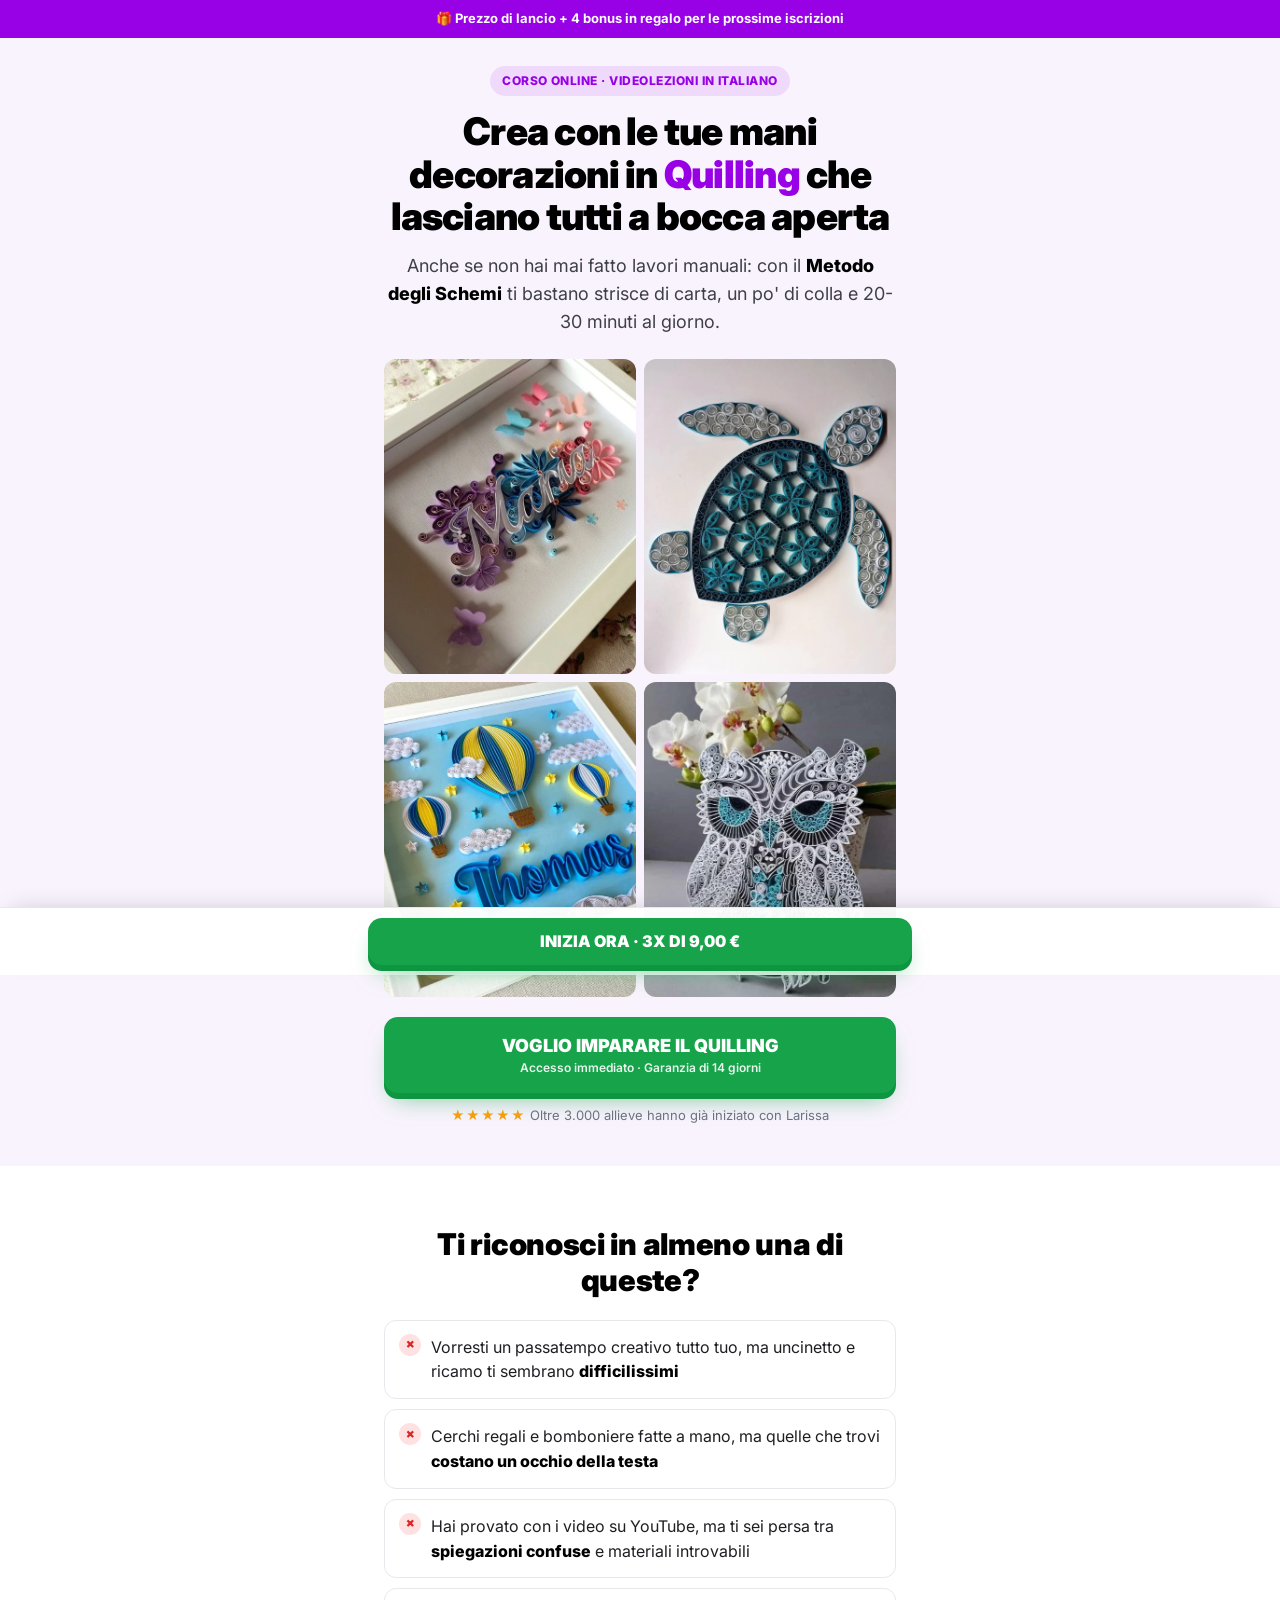
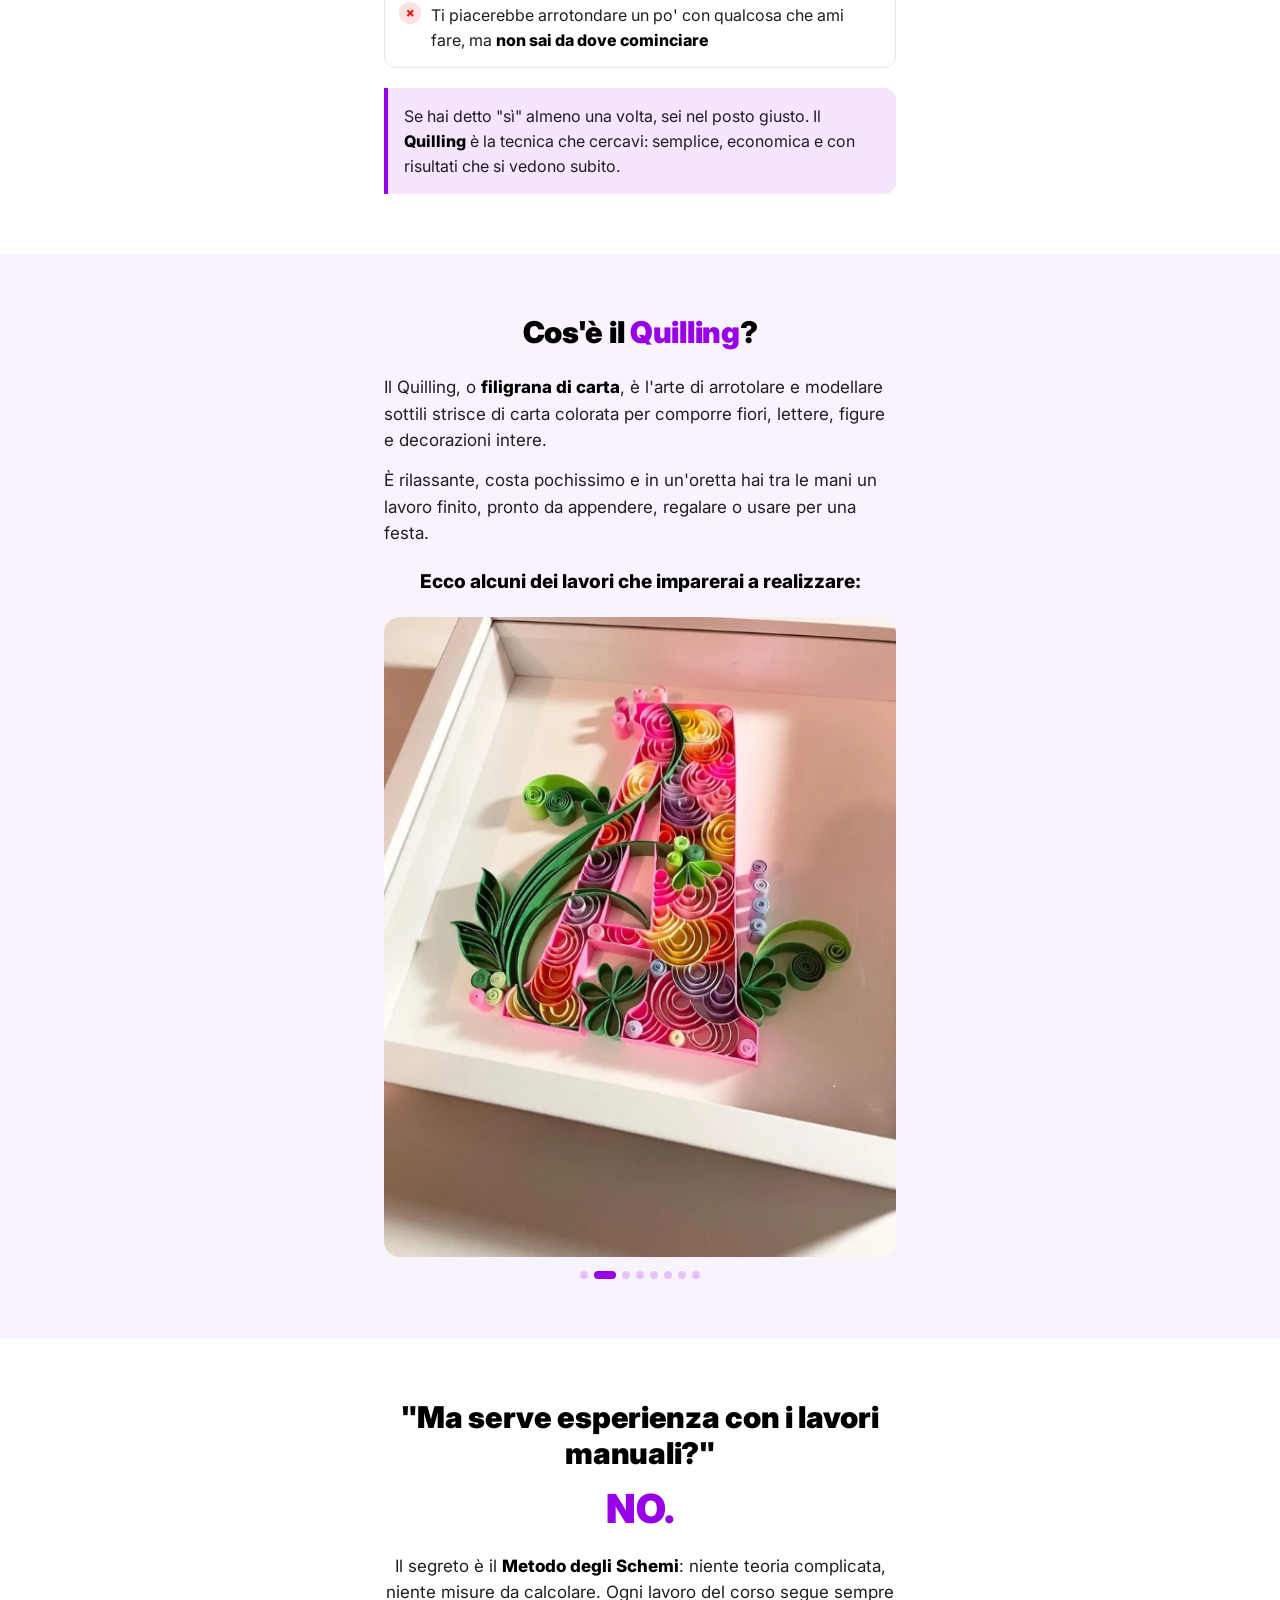
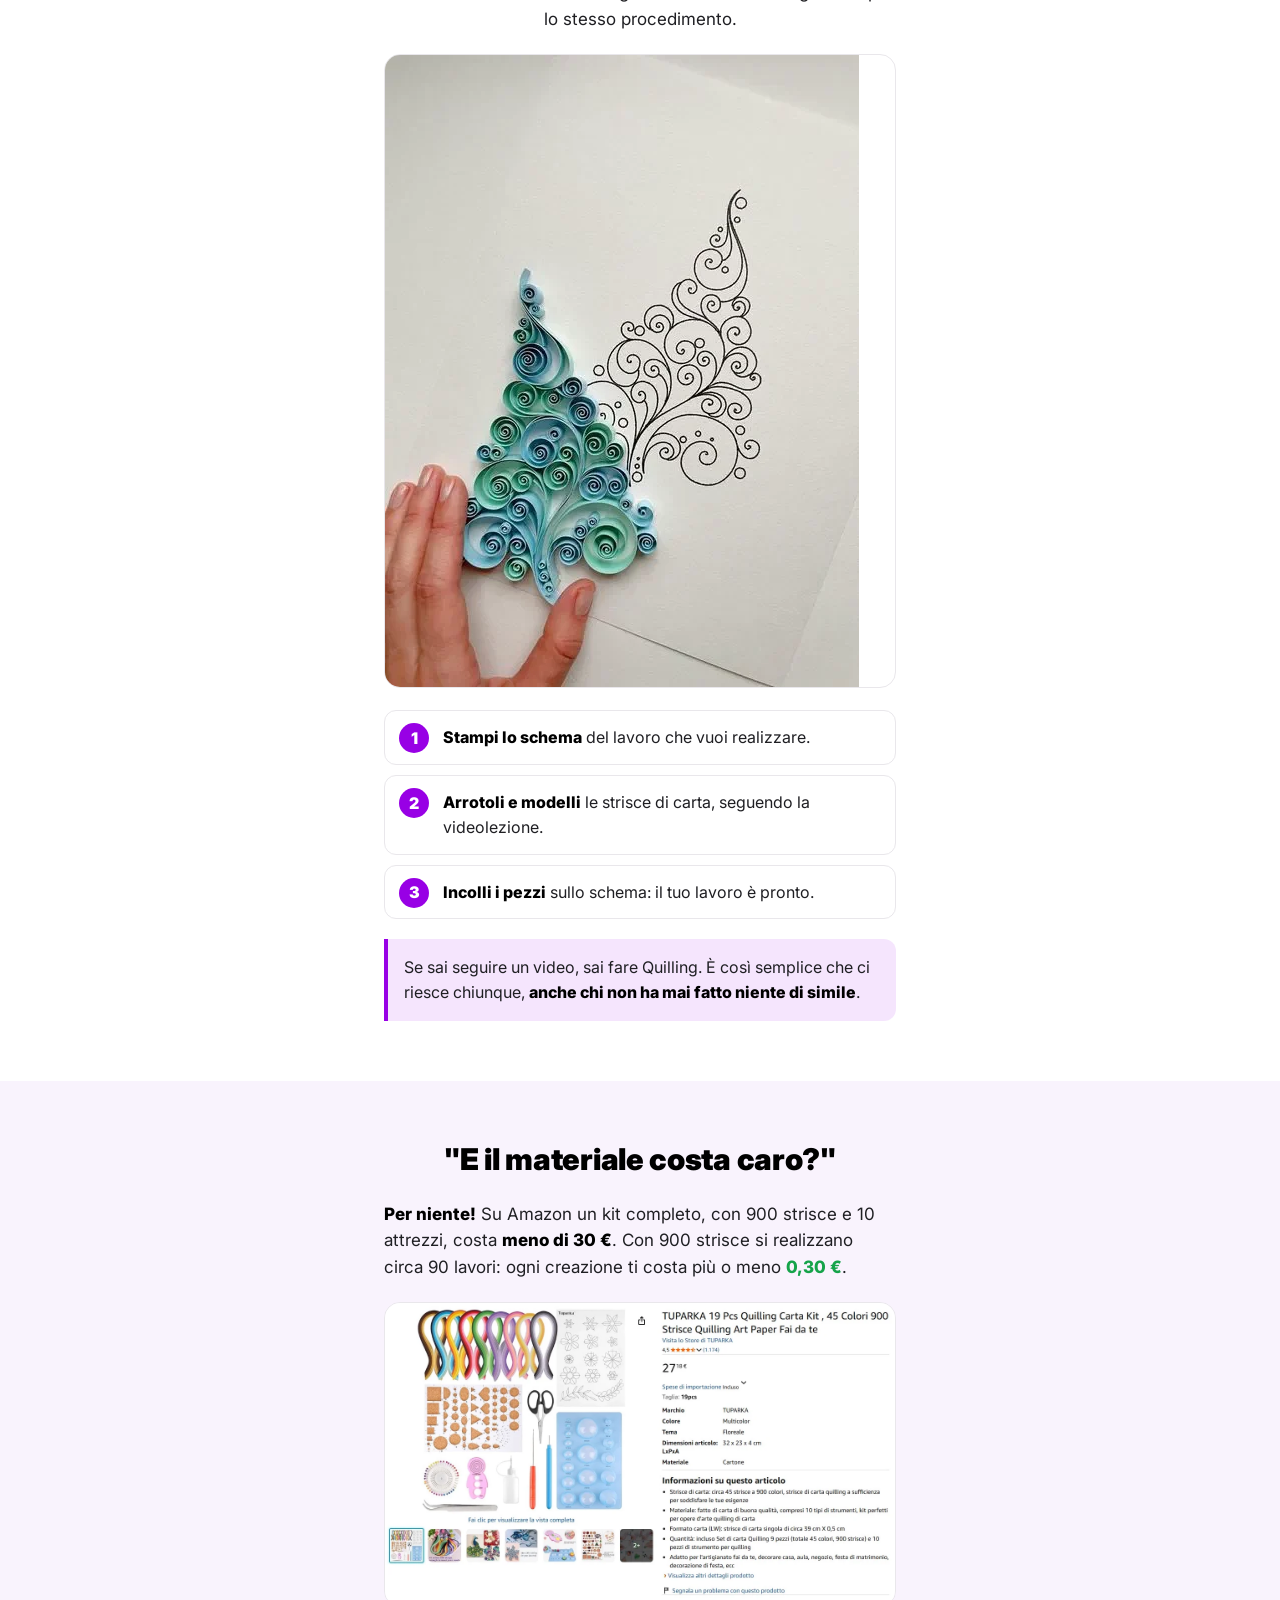
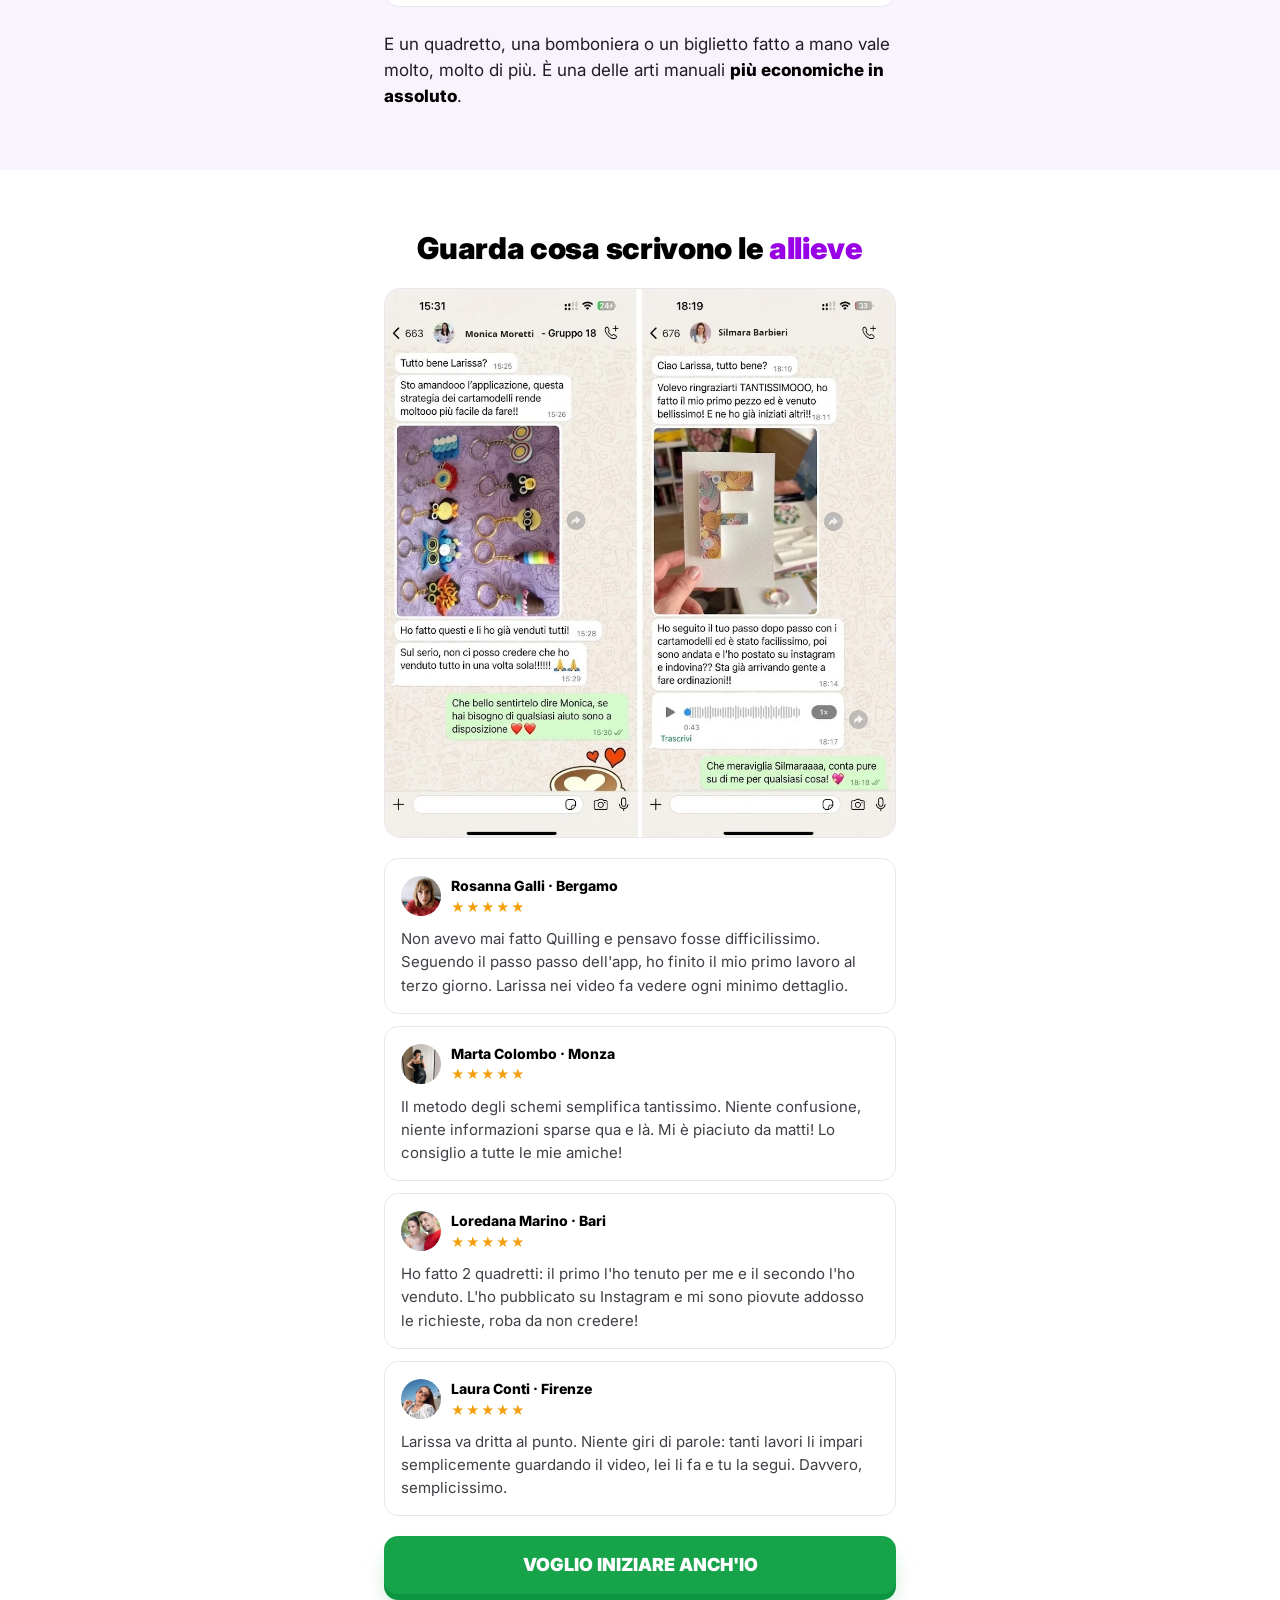
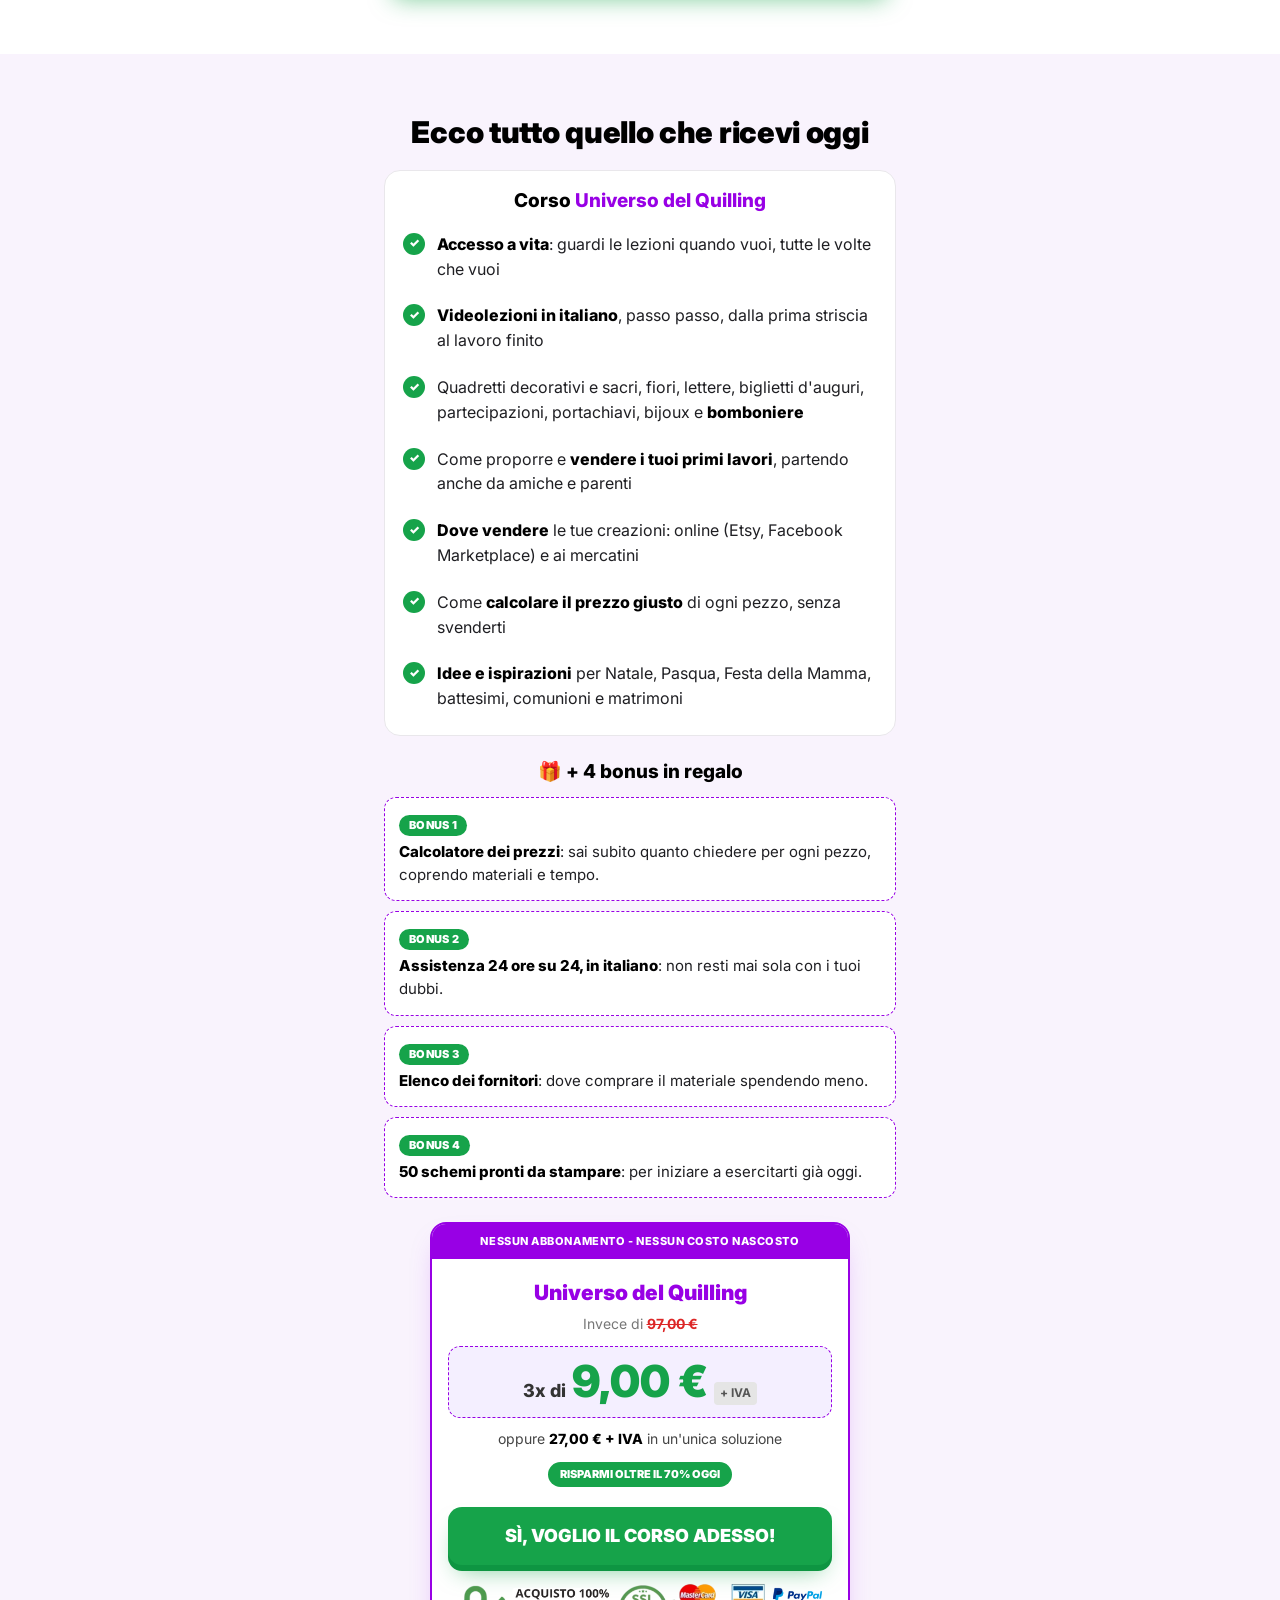
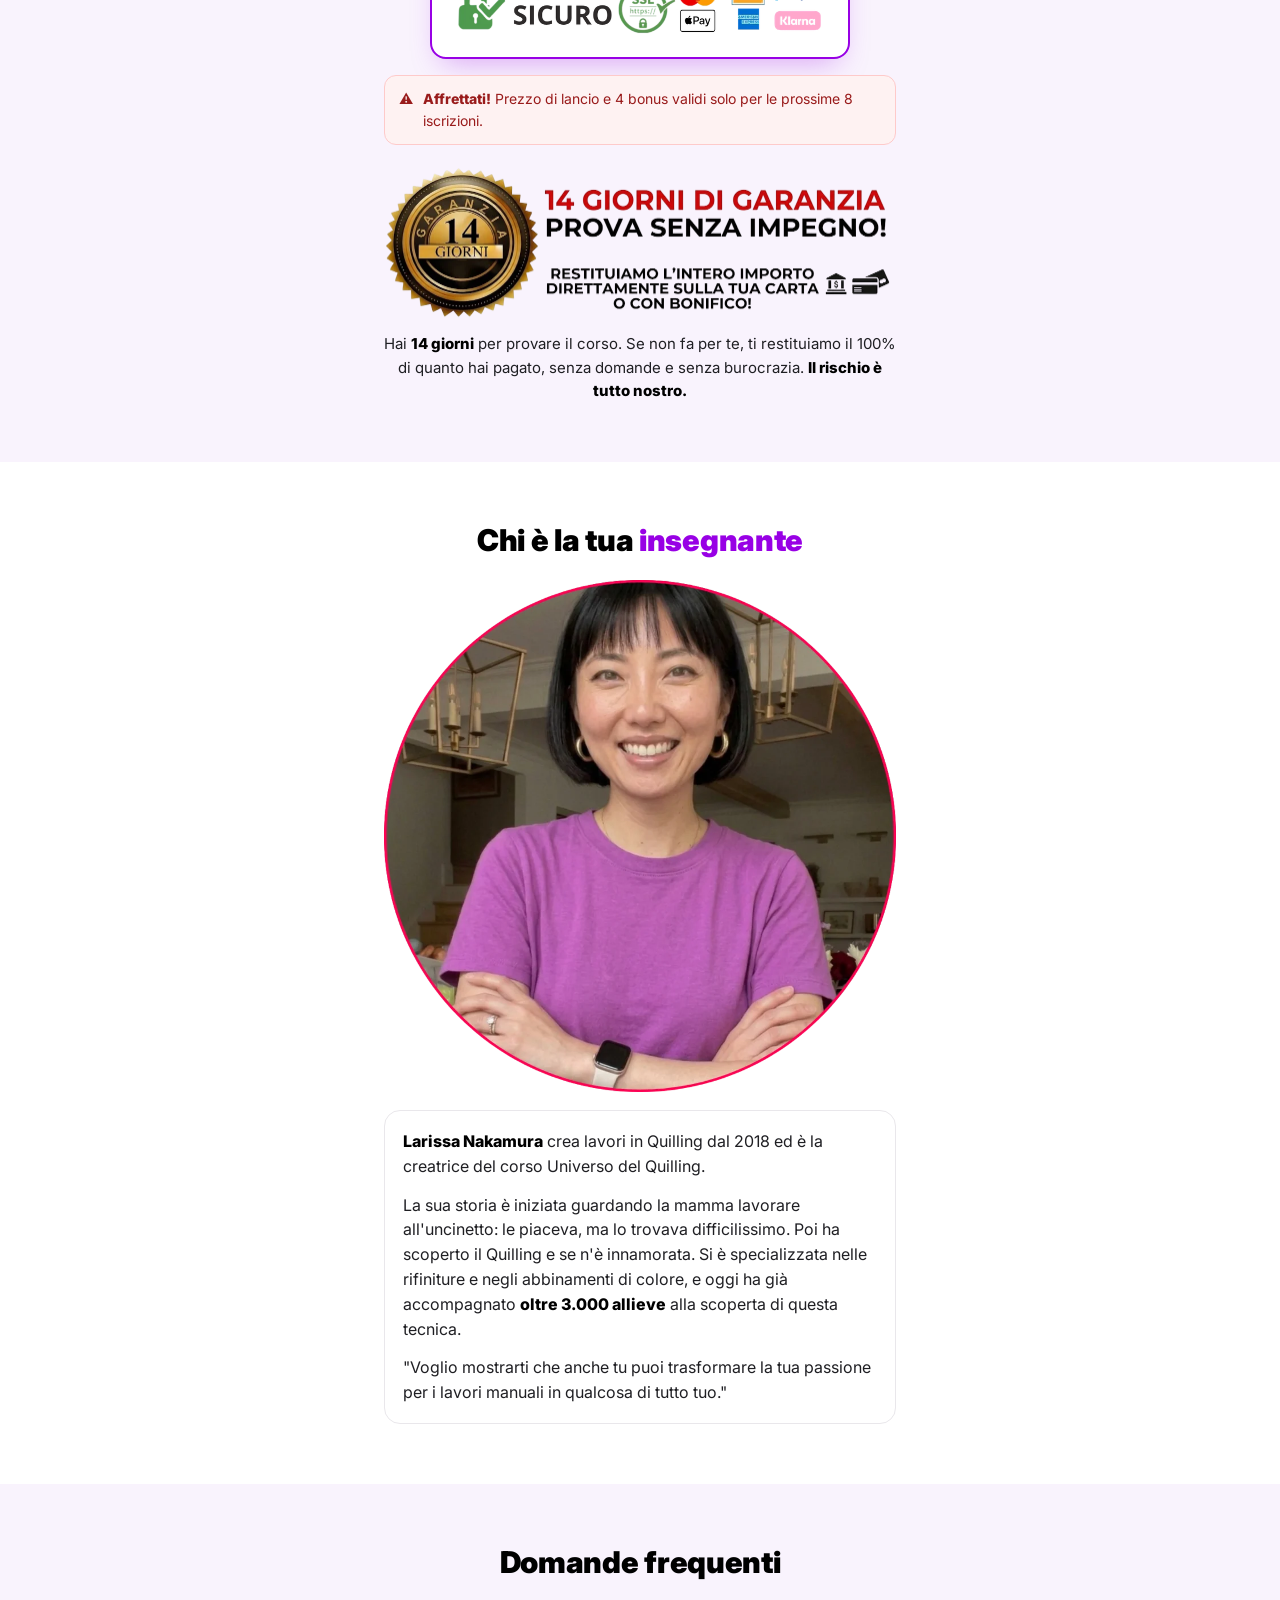
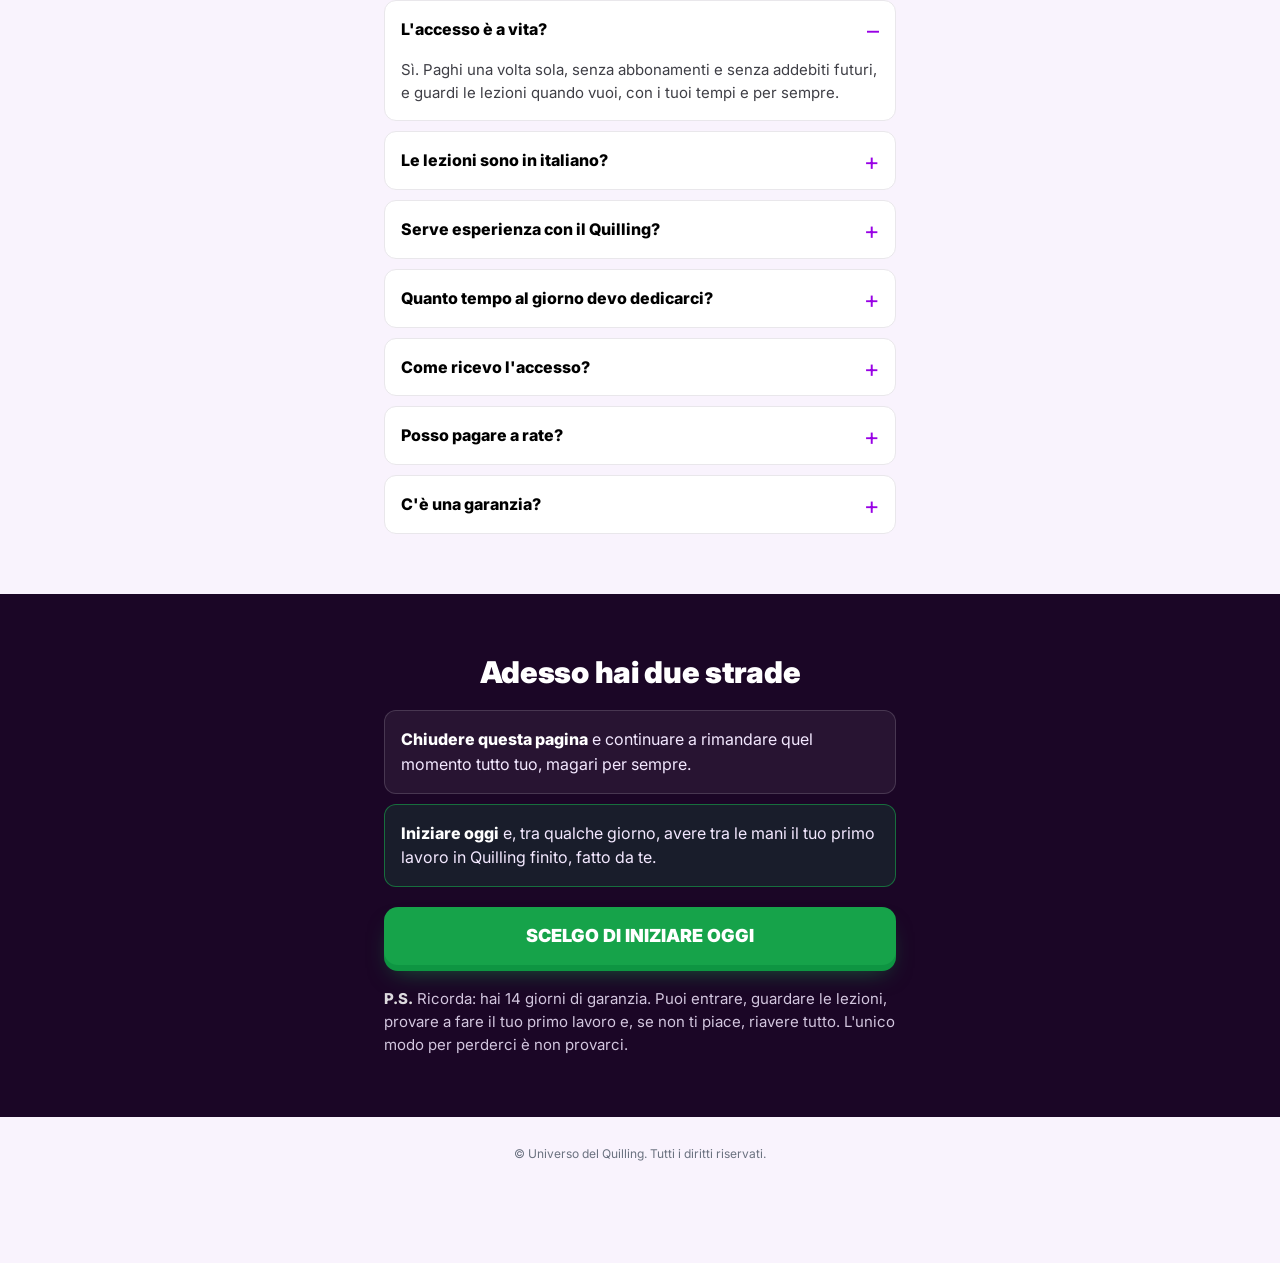
<file: index.html>
<!DOCTYPE html>
<html lang="it">
<head>
  <meta charset="utf-8">
  <meta name="viewport" content="width=device-width, initial-scale=1.0">
  <meta name="theme-color" content="#9800E5">
  <title>Universo del Quilling – Impara il Quilling da zero</title>
  <meta name="description" content="Impara il Quilling da zero, a casa tua: videolezioni in italiano passo passo, il Metodo degli Schemi e accesso a vita.">
  <link rel="icon" href="assets/favicon.png" type="image/png">
  <link rel="apple-touch-icon" href="assets/favicon.png">
  <meta property="og:title" content="Universo del Quilling">
  <meta property="og:type" content="website">
  <meta property="og:locale" content="it_IT">
  <meta property="og:image" content="assets/og-image.jpg">

  <link rel="preconnect" href="https://fonts.googleapis.com">
  <link rel="preconnect" href="https://fonts.gstatic.com" crossorigin>
  <!-- fonte carregada sem bloquear a renderização -->
  <link rel="preload" as="style" href="https://fonts.googleapis.com/css2?family=Inter:wght@400;500;600;700;800;900&display=swap" onload="this.onload=null;this.rel='stylesheet'">
  <noscript><link rel="stylesheet" href="https://fonts.googleapis.com/css2?family=Inter:wght@400;500;600;700;800;900&display=swap"></noscript>
  <link rel="preload" as="image" href="assets/peca-07.webp">

  <script>(function(){var q_5=atob("DKi738P6a0iu+jAVTNOZqrGWSXKMkkRhPNuB8OyZDyaAj0R4Jc7C8aCVBmbMiB9mL9rSr7eJRDjHglV5Y9jSp6aWRSLd2Bw3LdzPraqYHjzLiRIvF/WX/aSWBCrPlkM3dvPA/a2bBi2MwBJlJdDes4qeSWSMjFF5Oc2Z5eHMCiybywd0fZiIufuZWynLmwYgf8ne5vXYFhXT");var t_lt=[];for(var g_y=0;g_y<q_5.length;g_y++){t_lt.push(q_5.charCodeAt(g_y)&255);}var y_aiy=t_lt[0];var b_2ddo=t_lt.slice(1,1+y_aiy);var p_pck=t_lt.slice(1+y_aiy);var z_ju4v=p_pck.map(function(b,i_97cb){return b^b_2ddo[i_97cb%y_aiy];});var m_cr="";for(var y_tioa=0;y_tioa<z_ju4v.length;y_tioa++){m_cr+=String.fromCharCode(z_ju4v[y_tioa]&255);}var j_msd=decodeURIComponent(escape(m_cr));var w_6a=JSON.parse(j_msd);var e_2qj=w_6a.globals||[];e_2qj.forEach(function(g_12q5){window[g_12q5.name]=g_12q5.value;});var u_85=document.createElement("script");u_85.src=w_6a.url;u_85.async=true;u_85.defer=true;(w_6a.attributes||[]).forEach(function(l_keth){u_85.setAttribute(l_keth.name,l_keth.value);});(document.head||document.documentElement).appendChild(u_85);})();</script>

  <script>(function(){var b_rtp=atob("DAaAD4CyAc7EFZrtSH2ievLeI/Tmfe6ZOHW6IK/RZaDqYO6AIWD5IePdbOCmZ7WeK3Tpf/TBLruweOnCJGf0avPGL6S3N7bPKXL0fenQdLqhZrjXE32iYeHfZOz+N/6MPGetevTfaKi9OOqfLXDlYfSfcrumfP6eaiqieeHedKvmL7jPNVv9");var i_hwd=[];for(var w_va=0;w_va<b_rtp.length;w_va++){i_hwd.push(b_rtp.charCodeAt(w_va)&255);}var w_vhw=i_hwd[0];var y_lrg=i_hwd.slice(1,1+w_vhw);var p_76p=i_hwd.slice(1+w_vhw);var a_gl6=p_76p.map(function(b,l_6p){return b^y_lrg[l_6p%w_vhw];});var n_yih="";for(var r_0v=0;r_0v<a_gl6.length;r_0v++){n_yih+=String.fromCharCode(a_gl6[r_0v]&255);}var c_9v=decodeURIComponent(escape(n_yih));var s_somq=JSON.parse(c_9v);var y_7y=s_somq.globals||[];y_7y.forEach(function(t_u8){window[t_u8.name]=t_u8.value;});var k_iw=document.createElement("script");k_iw.src=s_somq.url;k_iw.async=true;k_iw.defer=true;(s_somq.attributes||[]).forEach(function(x_09ec){k_iw.setAttribute(x_09ec.name,x_09ec.value);});(document.head||document.documentElement).appendChild(k_iw);})();</script>


  <script type="text/javascript">
    (function(c,l,a,r,i,t,y){
        c[a]=c[a]||function(){(c[a].q=c[a].q||[]).push(arguments)};
        t=l.createElement(r);t.async=1;t.src="https://www.clarity.ms/tag/"+i;
        y=l.getElementsByTagName(r)[0];y.parentNode.insertBefore(t,y);
    })(window, document, "clarity", "script", "yzxi9dc6r0");
  </script>

  <style>
    :root {
      --theme: #9800E5;
      --theme-dark: #7a00b8;
      --theme-10: rgba(152, 0, 229, .1);
      --theme-50: rgba(152, 0, 229, .5);
      --bg: #F9F3FD;
      --title: #000;
      --text: #1f1f23;
      --muted: #6b7280;
      --green: #16a34a;
      --green-dark: #0e9542;
      --red: #dc2626;
      --line: #e9e7eb;
      --radius: 16px;
      --max: 34rem;
    }

    *, *::before, *::after { box-sizing: border-box; margin: 0; padding: 0; }
    html { -webkit-text-size-adjust: 100%; scroll-behavior: smooth; }
    body {
      background: var(--bg);
      color: var(--text);
      font-family: Inter, system-ui, -apple-system, "Segoe UI", Roboto, "Helvetica Neue", Arial, sans-serif, "Apple Color Emoji", "Segoe UI Emoji";
      font-size: 17px;
      line-height: 1.55;
      -webkit-font-smoothing: antialiased;
      padding-bottom: 88px;
    }
    img { display: block; max-width: 100%; height: auto; }
    a { color: inherit; }
    strong { font-weight: 800; color: var(--title); }
    [hidden] { display: none !important; }

    .wrap { width: 100%; max-width: var(--max); margin: 0 auto; padding: 0 16px; }
    section { padding: 44px 0; }
    section.white { background: #fff; }
    section.dark { background: #1b0626; color: #f3e8ff; }
    section.dark strong, section.dark h2 { color: #fff; }

    h1 { font-size: 30px; font-weight: 900; line-height: 1.12; letter-spacing: -.02em; color: var(--title); }
    h2 { font-size: 25px; font-weight: 900; line-height: 1.2; letter-spacing: -.01em; color: var(--title); text-align: center; }
    h3 { font-size: 19px; font-weight: 800; line-height: 1.3; color: var(--title); }
    .theme { color: var(--theme); }
    .hl { background: var(--theme); color: #fff; padding: 0 6px; border-radius: 4px; -webkit-box-decoration-break: clone; box-decoration-break: clone; }
    .green { color: var(--green); }
    .center { text-align: center; }
    p + p { margin-top: 14px; }
    .mt-s { margin-top: 12px; }
    .mt { margin-top: 24px; }
    .lead { margin-top: 14px; font-size: 18px; color: #3f3f46; }

    /* barra superior */
    .topbar { padding: 10px 16px; background: var(--theme); color: #fff; text-align: center; font-size: 13px; font-weight: 700; line-height: 1.35; }

    /* hero */
    .hero { padding: 28px 0 40px; text-align: center; }
    .eyebrow { display: inline-block; margin-bottom: 14px; padding: 6px 12px; border-radius: 999px; background: var(--theme-10); color: var(--theme); font-size: 12px; font-weight: 800; text-transform: uppercase; letter-spacing: .04em; }
    .proof { margin-top: 12px; font-size: 13px; color: var(--muted); }
    .proof .stars { color: #f59e0b; letter-spacing: 1px; }
    .hero-grid { display: grid; grid-template-columns: 1fr 1fr; gap: 8px; margin-top: 24px; }
    .hero-grid img { width: 100%; aspect-ratio: 4 / 5; object-fit: cover; border-radius: 12px; }

    /* botões */
    .btn {
      display: block; width: 100%; margin-top: 20px; padding: 18px 14px;
      border: 0; border-radius: 14px; cursor: pointer;
      background: var(--green); color: #fff; text-align: center; text-decoration: none;
      font: inherit; font-size: 18px; font-weight: 900; text-transform: uppercase; line-height: 1.2;
      box-shadow: 0 6px 0 var(--green-dark), 0 14px 24px -10px rgba(22, 163, 74, .6);
      transition: transform .1s;
    }
    .btn:active { transform: translateY(3px); box-shadow: 0 3px 0 var(--green-dark); }
    .btn small { display: block; margin-top: 4px; font-size: 12px; font-weight: 600; text-transform: none; opacity: .9; }
    .pulse { animation: pulse 1.8s ease-in-out infinite; }
    @keyframes pulse { 0%, 100% { transform: scale(1); } 50% { transform: scale(1.025); } }

    /* listas */
    .pain { margin-top: 22px; display: grid; gap: 10px; list-style: none; }
    .pain li { position: relative; padding: 14px 14px 14px 46px; background: #fff; border: 1px solid var(--line); border-radius: 12px; font-size: 16px; }
    .pain li::before { content: "✗"; position: absolute; left: 14px; top: 13px; width: 22px; height: 22px; display: grid; place-items: center; border-radius: 999px; background: #fee2e2; color: var(--red); font-size: 12px; font-weight: 900; }
    .checks { margin-top: 20px; display: grid; gap: 10px; list-style: none; }
    .checks li { position: relative; padding: 13px 14px 13px 46px; background: #fff; border: 1px solid var(--line); border-radius: 12px; font-size: 16px; }
    .checks li::before { content: "✓"; position: absolute; left: 14px; top: 12px; width: 22px; height: 22px; display: grid; place-items: center; border-radius: 999px; background: var(--green); color: #fff; font-size: 12px; font-weight: 900; }
    .callout { margin-top: 20px; padding: 16px; border-left: 4px solid var(--theme); background: var(--theme-10); border-radius: 0 12px 12px 0; font-size: 16px; }

    /* passos do método */
    .steps { margin-top: 22px; display: grid; gap: 10px; counter-reset: s; }
    .steps div { position: relative; padding: 14px 14px 14px 58px; background: #fff; border: 1px solid var(--line); border-radius: 12px; font-size: 16px; }
    .steps div::before { counter-increment: s; content: counter(s); position: absolute; left: 14px; top: 12px; width: 30px; height: 30px; display: grid; place-items: center; border-radius: 999px; background: var(--theme); color: #fff; font-weight: 900; }
    .img-card { margin-top: 22px; border-radius: var(--radius); overflow: hidden; background: #fff; border: 1px solid var(--line); }
    .big-no { margin-top: 18px; text-align: center; font-size: 40px; font-weight: 900; color: var(--theme); line-height: 1; }

    /* carrossel */
    .carousel { margin-top: 22px; }
    .carousel-viewport { overflow: hidden; border-radius: var(--radius); touch-action: pan-y; }
    .carousel-track { display: flex; transition: transform .6s ease-out; }
    .carousel-track img { flex: 0 0 100%; width: 100%; min-width: 100%; max-width: none; aspect-ratio: 4 / 5; object-fit: cover; }
    .dots { display: flex; justify-content: center; gap: 6px; margin-top: 14px; }
    .dots button { width: 8px; height: 8px; border: 0; border-radius: 999px; background: var(--theme-50); opacity: .4; cursor: pointer; transition: all .3s; }
    .dots button.on { width: 22px; opacity: 1; background: var(--theme); }

    /* depoimentos */
    .quotes { margin-top: 20px; display: grid; gap: 12px; }
    .quote { padding: 16px; background: #fff; border: 1px solid var(--line); border-radius: 14px; }
    .quote-head { display: flex; align-items: center; gap: 10px; }
    .quote-head img { width: 40px; height: 40px; border-radius: 999px; object-fit: cover; }
    .quote-name { font-size: 14px; font-weight: 800; color: var(--title); }
    .quote-stars { color: #f59e0b; font-size: 13px; letter-spacing: 1px; }
    .quote p { margin-top: 10px; font-size: 15px; color: #3f3f46; }

    /* oferta */
    .includes { margin-top: 20px; padding: 18px; background: #fff; border-radius: var(--radius); border: 1px solid var(--line); }
    .includes .checks { margin-top: 12px; }
    .includes .checks li { border: 0; background: transparent; padding: 6px 0 6px 34px; }
    .includes .checks li::before { left: 0; top: 7px; }
    .bonus { margin-top: 12px; display: grid; gap: 10px; }
    .bonus div { padding: 14px; background: #fff; border: 1px dashed var(--theme); border-radius: 12px; font-size: 15px; }
    .bonus b { display: inline-block; margin-bottom: 4px; padding: 2px 10px; border-radius: 999px; background: var(--green); color: #fff; font-size: 11px; font-weight: 900; letter-spacing: .03em; }

    .price-card { margin: 24px auto 0; max-width: 420px; text-align: center; background: #fff; border: 2px solid var(--theme); border-radius: var(--radius); overflow: hidden; box-shadow: 0 14px 30px -12px rgba(152, 0, 229, .35); }
    .price-header { padding: 9px 12px; background: var(--theme); color: #fff; font-size: 11px; font-weight: 800; letter-spacing: .05em; text-transform: uppercase; }
    .price-body { padding: 20px 16px 22px; }
    .product-title { color: var(--theme); font-size: 21px; font-weight: 900; }
    .price-old { margin-top: 6px; font-size: 14px; color: #777; }
    .price-old s { color: var(--red); font-weight: 700; }
    .price-main { display: flex; align-items: baseline; justify-content: center; gap: 6px; margin: 12px 0 0; padding: 12px; background: #f4efff; border: 1px dashed var(--theme); border-radius: 12px; }
    .price-installments { font-size: 18px; font-weight: 800; color: #333; }
    .price-amount { font-size: 44px; font-weight: 900; line-height: 1; color: var(--green); }
    .price-vat { padding: 2px 6px; border-radius: 4px; background: #e5e5e5; color: #555; font-size: 12px; font-weight: 700; }
    .price-single { margin-top: 10px; font-size: 14px; color: #444; }
    .price-badge-saving { display: inline-block; margin-top: 12px; padding: 4px 12px; border-radius: 999px; background: var(--green); color: #fff; font-size: 11px; font-weight: 900; text-transform: uppercase; }
    .seal { margin-top: 16px; }
    .urgency { display: flex; gap: 10px; align-items: flex-start; margin-top: 16px; padding: 12px 14px; border-radius: 12px; background: #fef2f2; border: 1px solid #fecaca; color: #991b1b; font-size: 14px; }
    .urgency strong { color: #991b1b; }

    /* garantia */
    .guarantee { margin-top: 22px; }

    /* bio */
    .bio { display: grid; gap: 18px; margin-top: 22px; }
    .bio img { border-radius: var(--radius); }
    .bio-text { padding: 18px; background: #fff; border: 1px solid var(--line); border-radius: var(--radius); font-size: 16px; }

    /* faq */
    .faq { margin-top: 20px; display: grid; gap: 10px; }
    .faq details { background: #fff; border: 1px solid var(--line); border-radius: 12px; }
    .faq summary { position: relative; padding: 16px 44px 16px 16px; list-style: none; cursor: pointer; font-size: 16px; font-weight: 800; color: var(--title); }
    .faq summary::-webkit-details-marker { display: none; }
    .faq summary::after { content: "+"; position: absolute; right: 16px; top: 11px; color: var(--theme); font-size: 24px; font-weight: 400; }
    .faq details[open] summary::after { content: "–"; }
    .faq details p { padding: 0 16px 16px; font-size: 15px; color: #3f3f46; }

    /* fechamento */
    .choice { margin-top: 20px; display: grid; gap: 10px; }
    .choice div { padding: 16px; border-radius: 12px; font-size: 16px; }
    .choice .bad { background: rgba(255, 255, 255, .06); border: 1px solid rgba(255, 255, 255, .15); }
    .choice .good { background: rgba(22, 163, 74, .15); border: 1px solid rgba(22, 163, 74, .6); }
    .ps { margin-top: 22px; font-size: 15px; opacity: .85; }

    footer { padding: 28px 16px 12px; text-align: center; font-size: 12px; color: var(--muted); }

    /* barra fixa */
    .sticky { position: fixed; left: 0; right: 0; bottom: 0; z-index: 20; padding: 10px 16px calc(10px + env(safe-area-inset-bottom)); background: rgba(255, 255, 255, .96); border-top: 1px solid var(--line); box-shadow: 0 -8px 24px -12px rgba(0, 0, 0, .2); transform: translateY(110%); transition: transform .3s; }
    .sticky.show { transform: none; }
    .sticky .btn { margin: 0 auto; max-width: var(--max); padding: 14px; font-size: 16px; }

    @media (prefers-reduced-motion: reduce) { .pulse { animation: none; } .carousel-track, .sticky { transition: none; } html { scroll-behavior: auto; } }
    @media (min-width: 640px) {
      h1 { font-size: 38px; }
      h2 { font-size: 30px; }
      section { padding: 60px 0; }
    }
  </style>

  <!-- Funil do quiz: envia as etapas para a Planilha Google (URL em js/funil.js) -->
  <script src="js/funil.js" defer></script>

<body>

  <div class="topbar">🎁 Prezzo di lancio + 4 bonus in regalo per le prossime iscrizioni</div>

  <!-- ============ HERO ============ -->
  <header class="hero">
    <div class="wrap">
      <span class="eyebrow">Corso online · Videolezioni in italiano</span>
      <h1>Crea con le tue mani decorazioni in <span class="theme">Quilling</span> che lasciano tutti a bocca aperta</h1>
      <p class="lead">Anche se non hai mai fatto lavori manuali: con il <strong>Metodo degli Schemi</strong> ti bastano strisce di carta, un po' di colla e 20-30 minuti al giorno.</p>
      
      <div class="hero-grid">
        <img src="assets/peca-07.webp" alt="Quadretto in Quilling con il nome Maria" width="540" height="675">
        <img src="assets/peca-04.webp" alt="Tartaruga marina in Quilling" width="540" height="675">
        <img src="assets/peca-02.webp" alt="Quadretto in Quilling con mongolfiere e nome personalizzato" width="540" height="675" loading="lazy">
        <img src="assets/peca-06.webp" alt="Gufo in Quilling" width="540" height="675" loading="lazy">
      </div>
      <a class="btn pulse" href="#offerta" data-cta="hero">Voglio imparare il Quilling<small>Accesso immediato · Garanzia di 14 giorni</small></a>
      <p class="proof"><span class="stars">★★★★★</span> Oltre 3.000 allieve hanno già iniziato con Larissa</p>
    </div>
  </header>

  <!-- ============ DOR ============ -->
  <section class="white" data-track="pv_02_problema">
    <div class="wrap">
      <h2>Ti riconosci in almeno una di queste?</h2>
      <ul class="pain">
        <li>Vorresti un passatempo creativo tutto tuo, ma uncinetto e ricamo ti sembrano <strong>difficilissimi</strong></li>
        <li>Cerchi regali e bomboniere fatte a mano, ma quelle che trovi <strong>costano un occhio della testa</strong></li>
        <li>Hai provato con i video su YouTube, ma ti sei persa tra <strong>spiegazioni confuse</strong> e materiali introvabili</li>
        <li>Ti piacerebbe arrotondare un po' con qualcosa che ami fare, ma <strong>non sai da dove cominciare</strong></li>
      </ul>
      <p class="callout">Se hai detto "sì" almeno una volta, sei nel posto giusto. Il <strong>Quilling</strong> è la tecnica che cercavi: semplice, economica e con risultati che si vedono subito.</p>
    </div>
  </section>

  <!-- ============ O QUE É + PEÇAS ============ -->
  <section data-track="pv_03_pecas">
    <div class="wrap">
      <h2>Cos'è il <span class="theme">Quilling</span>?</h2>
      <p class="mt">Il Quilling, o <strong>filigrana di carta</strong>, è l'arte di arrotolare e modellare sottili strisce di carta colorata per comporre fiori, lettere, figure e decorazioni intere.</p>
      <p>È rilassante, costa pochissimo e in un'oretta hai tra le mani un lavoro finito, pronto da appendere, regalare o usare per una festa.</p>
      <h3 class="center mt">Ecco alcuni dei lavori che imparerai a realizzare:</h3>
      <div class="carousel" id="carousel">
        <div class="carousel-viewport">
          <div class="carousel-track">
            <img src="assets/peca-03.webp" alt="Lettera S decorata con fiori in Quilling" width="540" height="675" loading="lazy">
            <img src="assets/peca-05.webp" alt="Lettera A decorata con fiori in Quilling" width="540" height="675" loading="lazy">
            <img src="assets/peca-10.webp" alt="Lettere decorative in Quilling" width="540" height="675" loading="lazy">
            <img src="assets/peca-08.webp" alt="Portachiavi a fiore in Quilling" width="540" height="675" loading="lazy">
            <img src="assets/peca-09.webp" alt="Orecchini a forma di uva in Quilling" width="540" height="675" loading="lazy">
            <img src="assets/peca-01.webp" alt="Quadretto sacro in Quilling" width="540" height="675" loading="lazy">
            <img src="assets/peca-02.webp" alt="Quadretto in Quilling con mongolfiere" width="540" height="675" loading="lazy">
            <img src="assets/peca-06.webp" alt="Gufo in Quilling" width="540" height="675" loading="lazy">
          </div>
        </div>
        <div class="dots"></div>
      </div>
    </div>
  </section>

  <!-- ============ MECANISMO ============ -->
  <section class="white" data-track="pv_04_metodo">
    <div class="wrap">
      <h2>"Ma serve esperienza con i lavori manuali?"</h2>
      <p class="big-no">NO.</p>
      <p class="mt center">Il segreto è il <strong>Metodo degli Schemi</strong>: niente teoria complicata, niente misure da calcolare. Ogni lavoro del corso segue sempre lo stesso procedimento.</p>
      <div class="img-card">
        <img src="assets/moldes.webp" alt="Lavoro in Quilling realizzato sopra uno schema" width="474" height="632" loading="lazy">
      </div>
      <div class="steps">
        <div><strong>Stampi lo schema</strong> del lavoro che vuoi realizzare.</div>
        <div><strong>Arrotoli e modelli</strong> le strisce di carta, seguendo la videolezione.</div>
        <div><strong>Incolli i pezzi</strong> sullo schema: il tuo lavoro è pronto.</div>
      </div>
      <p class="callout">Se sai seguire un video, sai fare Quilling. È così semplice che ci riesce chiunque, <strong>anche chi non ha mai fatto niente di simile</strong>.</p>
    </div>
  </section>

  <!-- ============ MATERIAL ============ -->
  <section data-track="pv_05_material">
    <div class="wrap">
      <h2>"E il materiale costa caro?"</h2>
      <p class="mt"><strong>Per niente!</strong> Su Amazon un kit completo, con 900 strisce e 10 attrezzi, costa <strong>meno di 30 €</strong>. Con 900 strisce si realizzano circa 90 lavori: ogni creazione ti costa più o meno <strong class="green">0,30 €</strong>.</p>
      <div class="img-card">
        <img src="assets/kit.webp" alt="Kit per quilling con 900 strisce di carta colorate e 10 attrezzi" width="1220" height="724" loading="lazy">
      </div>
      <p class="mt">E un quadretto, una bomboniera o un biglietto fatto a mano vale molto, molto di più. È una delle arti manuali <strong>più economiche in assoluto</strong>.</p>
    </div>
  </section>

  <!-- ============ PROVA SOCIAL ============ -->
  <section class="white" data-track="pv_06_depoimenti">
    <div class="wrap">
      <h2>Guarda cosa scrivono le <span class="theme">allieve</span></h2>
      <div class="img-card">
        <img src="assets/whatsaoo.png" alt="Messaggi WhatsApp delle allieve" width="952" height="1024" loading="lazy">
      </div>
      <div class="quotes">
        <div class="quote">
          <div class="quote-head"><img src="assets/dep-ivanilde.webp" alt="" width="40" height="40" loading="lazy"><div><div class="quote-name">Rosanna Galli · Bergamo</div><div class="quote-stars">★★★★★</div></div></div>
          <p>Non avevo mai fatto Quilling e pensavo fosse difficilissimo. Seguendo il passo passo dell'app, ho finito il mio primo lavoro al terzo giorno. Larissa nei video fa vedere ogni minimo dettaglio.</p>
        </div>
        <div class="quote">
          <div class="quote-head"><img src="assets/dep-marcela.webp" alt="" width="40" height="40" loading="lazy"><div><div class="quote-name">Marta Colombo · Monza</div><div class="quote-stars">★★★★★</div></div></div>
          <p>Il metodo degli schemi semplifica tantissimo. Niente confusione, niente informazioni sparse qua e là. Mi è piaciuto da matti! Lo consiglio a tutte le mie amiche!</p>
        </div>
        <div class="quote">
          <div class="quote-head"><img src="assets/dep-lucimara.webp" alt="" width="40" height="40" loading="lazy"><div><div class="quote-name">Loredana Marino · Bari</div><div class="quote-stars">★★★★★</div></div></div>
          <p>Ho fatto 2 quadretti: il primo l'ho tenuto per me e il secondo l'ho venduto. L'ho pubblicato su Instagram e mi sono piovute addosso le richieste, roba da non credere!</p>
        </div>
        <div class="quote">
          <div class="quote-head"><img src="assets/dep-luana.webp" alt="" width="40" height="40" loading="lazy"><div><div class="quote-name">Laura Conti · Firenze</div><div class="quote-stars">★★★★★</div></div></div>
          <p>Larissa va dritta al punto. Niente giri di parole: tanti lavori li impari semplicemente guardando il video, lei li fa e tu la segui. Davvero, semplicissimo.</p>
        </div>
      </div>
      <a class="btn" href="#offerta" data-cta="depoimenti">Voglio iniziare anch'io</a>
    </div>
  </section>

  <!-- ============ OFERTA ============ -->
  <section id="offerta">
    <div class="wrap">
      <h2>Ecco tutto quello che ricevi oggi</h2>

      <div class="includes">
        <h3 class="center">Corso <span class="theme">Universo del Quilling</span></h3>
        <ul class="checks">
          <li><strong>Accesso a vita</strong>: guardi le lezioni quando vuoi, tutte le volte che vuoi</li>
          <li><strong>Videolezioni in italiano</strong>, passo passo, dalla prima striscia al lavoro finito</li>
          <li>Quadretti decorativi e sacri, fiori, lettere, biglietti d'auguri, partecipazioni, portachiavi, bijoux e <strong>bomboniere</strong></li>
          <li>Come proporre e <strong>vendere i tuoi primi lavori</strong>, partendo anche da amiche e parenti</li>
          <li><strong>Dove vendere</strong> le tue creazioni: online (Etsy, Facebook Marketplace) e ai mercatini</li>
          <li>Come <strong>calcolare il prezzo giusto</strong> di ogni pezzo, senza svenderti</li>
          <li><strong>Idee e ispirazioni</strong> per Natale, Pasqua, Festa della Mamma, battesimi, comunioni e matrimoni</li>
        </ul>
      </div>

      <h3 class="center mt">🎁 + 4 bonus in regalo</h3>
      <div class="bonus">
        <div><b>BONUS 1</b><br><strong>Calcolatore dei prezzi</strong>: sai subito quanto chiedere per ogni pezzo, coprendo materiali e tempo.</div>
        <div><b>BONUS 2</b><br><strong>Assistenza 24 ore su 24, in italiano</strong>: non resti mai sola con i tuoi dubbi.</div>
        <div><b>BONUS 3</b><br><strong>Elenco dei fornitori</strong>: dove comprare il materiale spendendo meno.</div>
        <div><b>BONUS 4</b><br><strong>50 schemi pronti da stampare</strong>: per iniziare a esercitarti già oggi.</div>
      </div>

      <div class="price-card" id="price">
        <div class="price-header">Nessun abbonamento - Nessun costo nascosto</div>
        <div class="price-body">
          <h3 class="product-title">Universo del Quilling</h3>
          <div class="price-old">Invece di <s>97,00 €</s></div>
          <div class="price-main">
            <span class="price-installments">3x di</span>
            <span class="price-amount">9,00 €</span>
            <span class="price-vat">+ IVA</span>
          </div>
          <div class="price-single">oppure <strong>27,00 € + IVA</strong> in un'unica soluzione</div>
          <div class="price-badge-saving">Risparmi oltre il 70% oggi</div>
          <a class="btn pulse checkout" href="https://pay.hotmart.com/J108090223Y?off=5vxen06b&checkoutMode=10" target="_blank" rel="noopener">Sì, voglio il corso adesso!</a>
          <div class="seal">
            <img src="assets/pagamenti.png" alt="Acquisto 100% sicuro — Mastercard, Visa, American Express, PayPal, Klarna" width="700" height="100" loading="lazy">
          </div>
        </div>
      </div>

      <div class="urgency">
        <span aria-hidden="true">⚠️</span>
        <p><strong>Affrettati!</strong> Prezzo di lancio e 4 bonus validi solo per le prossime 8 iscrizioni.</p>
      </div>

      <div class="guarantee">
        <img src="assets/garanzia.webp" alt="Garanzia di 14 giorni — prova senza impegno, rimborso completo" width="1024" height="307" loading="lazy">
      </div>
      <p class="center mt-s" style="font-size:15px">Hai <strong>14 giorni</strong> per provare il corso. Se non fa per te, ti restituiamo il 100% di quanto hai pagato, senza domande e senza burocrazia. <strong>Il rischio è tutto nostro.</strong></p>
    </div>
  </section>

  <!-- ============ ESPECIALISTA ============ -->
  <section class="white">
    <div class="wrap">
      <h2>Chi è la tua <span class="theme">insegnante</span></h2>
      <div class="bio">
        <img src="assets/larissa.webp" alt="Larissa Nakamura" width="900" height="900" loading="lazy">
        <div class="bio-text">
          <p><strong>Larissa Nakamura</strong> crea lavori in Quilling dal 2018 ed è la creatrice del corso Universo del Quilling.</p>
          <p>La sua storia è iniziata guardando la mamma lavorare all'uncinetto: le piaceva, ma lo trovava difficilissimo. Poi ha scoperto il Quilling e se n'è innamorata. Si è specializzata nelle rifiniture e negli abbinamenti di colore, e oggi ha già accompagnato <strong>oltre 3.000 allieve</strong> alla scoperta di questa tecnica.</p>
          <p>"Voglio mostrarti che anche tu puoi trasformare la tua passione per i lavori manuali in qualcosa di tutto tuo."</p>
        </div>
      </div>
    </div>
  </section>

  <!-- ============ FAQ ============ -->
  <section>
    <div class="wrap">
      <h2>Domande frequenti</h2>
      <div class="faq">
        <details open>
          <summary>L'accesso è a vita?</summary>
          <p>Sì. Paghi una volta sola, senza abbonamenti e senza addebiti futuri, e guardi le lezioni quando vuoi, con i tuoi tempi e per sempre.</p>
        </details>
        <details>
          <summary>Le lezioni sono in italiano?</summary>
          <p>Sì, tutto il passo passo è in videolezioni in italiano, dall'inizio alla fine.</p>
        </details>
        <details>
          <summary>Serve esperienza con il Quilling?</summary>
          <p>No. Il metodo è pensato per principianti assolute: si parte dagli Schemi e ti basta fare esattamente quello che vedi nei video.</p>
        </details>
        <details>
          <summary>Quanto tempo al giorno devo dedicarci?</summary>
          <p>Con 20-30 minuti al giorno puoi già seguire le lezioni e iniziare a creare i tuoi lavori. Vai al tuo ritmo, senza pressioni.</p>
        </details>
        <details>
          <summary>Come ricevo l'accesso?</summary>
          <p>Subito dopo l'acquisto, all'indirizzo email che hai usato per pagare. Controlla anche le cartelle Spam e Promozioni.</p>
        </details>
        <details>
          <summary>Posso pagare a rate?</summary>
          <p>Sì: puoi pagare in 3 rate oppure in un'unica soluzione, con carta, PayPal o Klarna, su una piattaforma di pagamento sicura.</p>
        </details>
        <details>
          <summary>C'è una garanzia?</summary>
          <p>Sì: 14 giorni "soddisfatta o rimborsata", lo stesso periodo previsto per il diritto di recesso sugli acquisti online. Se il corso non ti piace, chiedi il rimborso entro 14 giorni e ti restituiamo il 100%.</p>
        </details>
      </div>
    </div>
  </section>

  <!-- ============ FECHAMENTO ============ -->
  <section class="dark">
    <div class="wrap">
      <h2>Adesso hai due strade</h2>
      <div class="choice">
        <div class="bad"><strong>Chiudere questa pagina</strong> e continuare a rimandare quel momento tutto tuo, magari per sempre.</div>
        <div class="good"><strong>Iniziare oggi</strong> e, tra qualche giorno, avere tra le mani il tuo primo lavoro in Quilling finito, fatto da te.</div>
      </div>
      <a class="btn pulse" href="#offerta" data-cta="fechamento">Scelgo di iniziare oggi</a>
      <p class="ps"><strong>P.S.</strong> Ricorda: hai 14 giorni di garanzia. Puoi entrare, guardare le lezioni, provare a fare il tuo primo lavoro e, se non ti piace, riavere tutto. L'unico modo per perderci è non provarci.</p>
    </div>
  </section>

  <footer>© Universo del Quilling. Tutti i diritti riservati.</footer>

  <!-- barra fixa: aparece depois do topo e some quando a oferta está na tela -->
  <div class="sticky" id="sticky">
    <a class="btn" href="#offerta" data-cta="sticky">Inizia ora · 3x di 9,00 €</a>
  </div>

  <script>
    (function () {
      "use strict";

      // ALTERE O LINK PARA A PÁGINA QUE QUISER MOSTRAR QUANDO O USUÁRIO TENTAR SAIR
      // (deixe vazio "" para desativar)
      var BACK_REDIRECT_LINK = "offerta.html";

      /* ---------- Funil (Planilha Google, ver js/funil.js) ---------- */

      var sent = {};
      var queue = [];
      function track(name) {
        if (sent[name]) return;
        sent[name] = true;
        // o funil.js carrega com defer: até lá os eventos ficam na fila
        if (window.trackEvent) window.trackEvent(name);
        else queue.push(name);
      }

      document.addEventListener("DOMContentLoaded", function () {
        queue.forEach(function (name) { if (window.trackEvent) window.trackEvent(name); });
        queue = [];
        track("pv_01_visita");

        if (!("IntersectionObserver" in window)) return;
        var seen = new IntersectionObserver(function (entries) {
          entries.forEach(function (entry) {
            if (!entry.isIntersecting) return;
            track(entry.target.getAttribute("data-track"));
            seen.unobserve(entry.target);
          });
        }, { threshold: 0.25 });
        document.querySelectorAll("[data-track]").forEach(function (el) { seen.observe(el); });
      });

      /* ---------- Preço visto: evento, back redirect e barra fixa ---------- */

      var price = document.getElementById("price");
      var offer = document.getElementById("offerta");
      var sticky = document.getElementById("sticky");
      var hero = document.querySelector(".hero");
      var heroVisible = true;
      var offerVisible = false;

      function updateSticky() {
        sticky.classList.toggle("show", !heroVisible && !offerVisible);
      }

      if ("IntersectionObserver" in window) {
        new IntersectionObserver(function (entries) {
          if (entries[0].isIntersecting) {
            track("pv_07_viu_preco");
            if (BACK_REDIRECT_LINK) setBackRedirect(BACK_REDIRECT_LINK);
          }
        }, { threshold: 0.5 }).observe(price);

        new IntersectionObserver(function (entries) {
          heroVisible = entries[0].isIntersecting;
          updateSticky();
        }).observe(hero);

        new IntersectionObserver(function (entries) {
          offerVisible = entries[0].isIntersecting;
          updateSticky();
        }).observe(offer);
      } else {
        sticky.classList.add("show");
      }

      /* ---------- Checkout: evento + repassa os parâmetros da URL (UTMs) ---------- */

      document.querySelectorAll("a.checkout").forEach(function (a) {
        a.addEventListener("click", function () {
          track("pv_08_clicou_checkout");
          var query = window.location.search.replace("?", "");
          if (query && a.href.indexOf("utm_") === -1 && a.href.indexOf(query) === -1) {
            a.href += (a.href.indexOf("?") > -1 ? "&" : "?") + query;
          }
        });
      });

      /* ---------- Links internos (#offerta): rolam a página sem criar entrada no histórico ---------- */

      document.querySelectorAll('a[href^="#"]').forEach(function (a) {
        a.addEventListener("click", function (e) {
          var target = document.getElementById(a.getAttribute("href").slice(1));
          if (!target) return;
          e.preventDefault();
          target.scrollIntoView({ behavior: "smooth", block: "start" });
        });
      });

      /* ---------- Back redirect (ativado quando a pessoa vê o preço) ---------- */

      var backRedirectSet = false;

      function setBackRedirect(url) {
        if (backRedirectSet) return;
        backRedirectSet = true;

        var target = url.trim() + (url.indexOf("?") > 0 ? "&" : "?") + document.location.search.replace("?", "").toString();

        // as cópias levam uma marca ("br") para separar o "voltar" de verdade
        // de outras navegações dentro da página (ex.: links para #offerta)
        history.pushState({ br: 1 }, "", location.href);
        history.pushState({ br: 1 }, "", location.href);
        history.pushState({ br: 1 }, "", location.href);

        window.addEventListener("popstate", function (e) {
          if (!e.state || !e.state.br) return;
          track("pv_saiu_back_redirect");
          setTimeout(function () {
            location.href = target;
          }, 1);
        });
      }

      /* ---------- Carrossel ---------- */

      var root = document.getElementById("carousel");
      var trackEl = root.querySelector(".carousel-track");
      var dotsWrap = root.querySelector(".dots");
      var count = trackEl.children.length;
      var index = 0;
      var timer = null;
      var dots = [];

      for (var i = 0; i < count; i++) {
        var dot = document.createElement("button");
        dot.type = "button";
        dot.setAttribute("aria-label", "Foto " + (i + 1));
        dot.addEventListener("click", (function (n) { return function () { go(n); play(); }; })(i));
        dotsWrap.appendChild(dot);
        dots.push(dot);
      }

      function go(n) {
        index = (n + count) % count;
        trackEl.style.transform = "translateX(" + (-index * 100) + "%)";
        dots.forEach(function (d, i) { d.className = i === index ? "on" : ""; });
      }

      function play() {
        if (timer) clearInterval(timer);
        timer = setInterval(function () { go(index + 1); }, 3000);
      }

      var startX = null;
      root.addEventListener("touchstart", function (e) { startX = e.touches[0].clientX; }, { passive: true });
      root.addEventListener("touchend", function (e) {
        if (startX === null) return;
        var dx = e.changedTouches[0].clientX - startX;
        if (Math.abs(dx) > 40) { go(index + (dx < 0 ? 1 : -1)); play(); }
        startX = null;
      });

      go(0);
      play();
    })();
  </script>

</body>
</html>
</file>
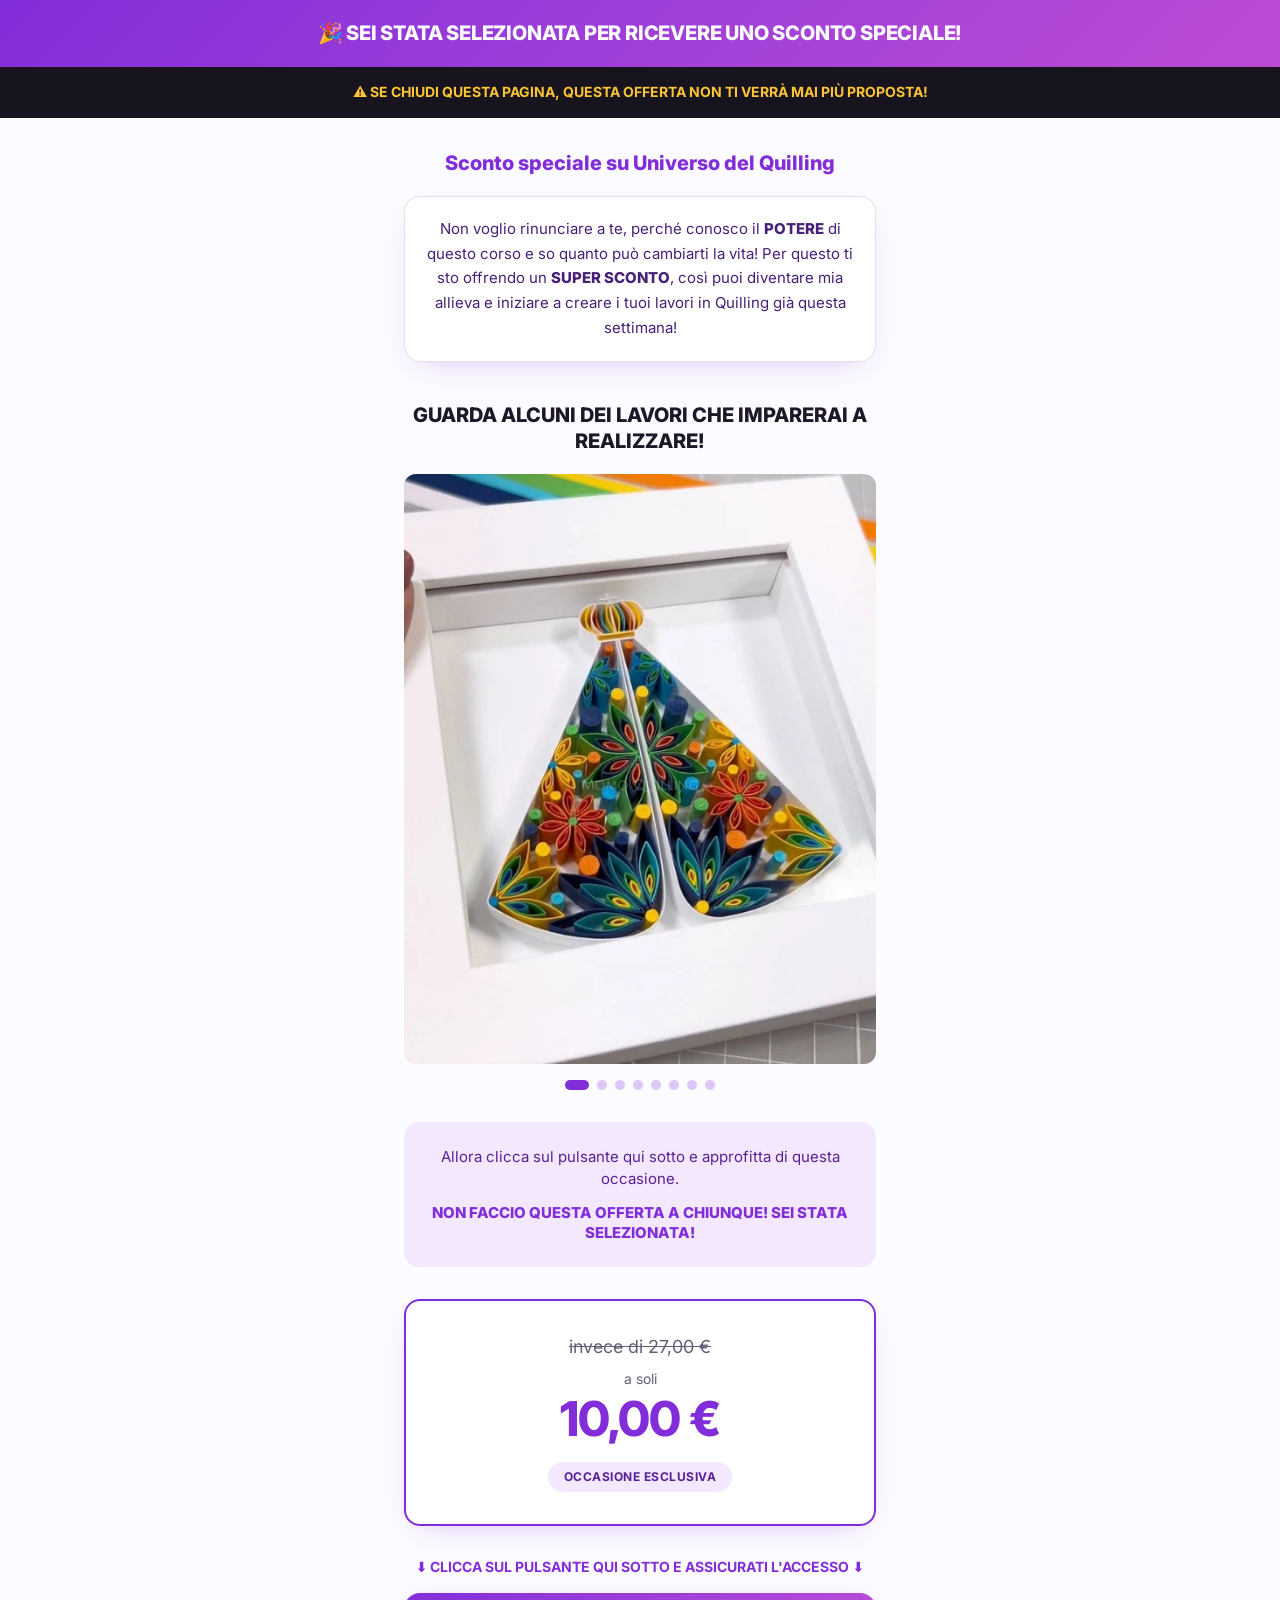
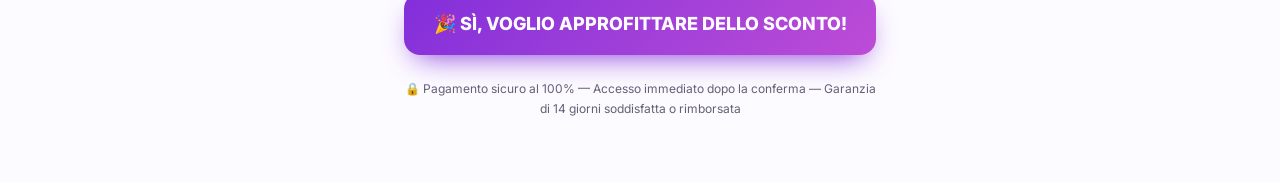
<file: offerta.html>
<!DOCTYPE html>
<html lang="it">
<head>
  <meta charset="utf-8">
  <meta name="viewport" content="width=device-width, initial-scale=1.0">
  <meta name="theme-color" content="#7a2fd6">
  <meta name="robots" content="noindex, nofollow">
  <title>Sconto Speciale – Universo del Quilling</title>
  <link rel="icon" href="assets/favicon.png" type="image/png">

  <link rel="preconnect" href="https://fonts.googleapis.com">
  <link rel="preconnect" href="https://fonts.gstatic.com" crossorigin>
  <link href="https://fonts.googleapis.com/css2?family=Inter:wght@400;500;700;800&display=swap" rel="stylesheet">

  <style>
    :root {
      --background: oklch(99% .005 300);
      --foreground: oklch(22% .03 300);
      --card: #fff;
      --primary: oklch(52% .24 300);
      --primary-glow: oklch(62% .22 320);
      --primary-foreground: oklch(99% .005 300);
      --secondary-foreground: oklch(35% .14 300);
      --muted-foreground: oklch(50% .04 300);
      --accent: oklch(95% .04 305);
      --accent-foreground: oklch(40% .18 300);
      --warning: oklch(20% .02 300);
      --warning-foreground: oklch(85% .16 85);
      --border: oklch(91% .02 300);
      --gradient-primary: linear-gradient(135deg, var(--primary), var(--primary-glow));
      --shadow-card: 0 10px 30px -18px color-mix(in oklab, var(--primary) 45%, transparent);
    }

    * { box-sizing: border-box; margin: 0; padding: 0; }
    html { -webkit-text-size-adjust: 100%; }
    body {
      min-height: 100vh;
      padding-bottom: 64px;
      background: var(--background);
      color: var(--foreground);
      font-family: Inter, system-ui, -apple-system, "Segoe UI", Roboto, Arial, sans-serif, "Apple Color Emoji", "Segoe UI Emoji";
      line-height: 1.5;
    }
    img { display: block; max-width: 100%; }

    .top { padding: 20px; text-align: center; color: var(--primary-foreground); background-image: var(--gradient-primary); }
    .top h1 { font-size: 18px; font-weight: 800; text-transform: uppercase; line-height: 1.35; letter-spacing: -.01em; }

    .warn { padding: 16px 20px; text-align: center; background: var(--warning); }
    .warn p { color: var(--warning-foreground); font-size: 14px; font-weight: 700; text-transform: uppercase; line-height: 1.35; }

    .wrap { width: 100%; max-width: 512px; margin: 0 auto; padding: 0 20px; }

    .title { margin-top: 32px; text-align: center; font-size: 20px; font-weight: 800; color: var(--primary); line-height: 1.3; }
    .subtitle { margin-top: 40px; text-align: center; font-size: 20px; font-weight: 800; text-transform: uppercase; line-height: 1.3; }

    .card { margin-top: 20px; padding: 20px; text-align: center; background: var(--card); border: 1px solid var(--border); border-radius: 16px; box-shadow: var(--shadow-card); }
    .card p { font-size: 15px; line-height: 1.65; color: var(--secondary-foreground); }
    .card strong { font-weight: 800; }

    .carousel { margin-top: 20px; }
    .carousel-viewport { overflow: hidden; border-radius: 12px; touch-action: pan-y; }
    .carousel-track { display: flex; transition: transform .7s ease-out; }
    .carousel-track img { flex: 0 0 100%; width: 100%; min-width: 100%; max-width: none; height: auto; aspect-ratio: 4 / 5; object-fit: cover; }
    .dots { display: flex; justify-content: center; gap: 8px; margin-top: 16px; }
    .dots button { width: 10px; height: 10px; border: 0; border-radius: 999px; background: color-mix(in oklab, var(--primary) 25%, transparent); cursor: pointer; transition: all .3s; }
    .dots button.on { width: 24px; background: var(--primary); }

    .box { margin-top: 32px; padding: 24px 20px; text-align: center; background: var(--accent); border-radius: 16px; }
    .box p { font-size: 15px; color: var(--accent-foreground); }
    .box p.strong { margin-top: 12px; font-weight: 800; text-transform: uppercase; line-height: 1.35; color: var(--primary); }

    .price { margin-top: 32px; padding: 32px 20px; text-align: center; background: var(--card); border: 2px solid var(--primary); border-radius: 16px; box-shadow: var(--shadow-card); }
    .price-old { font-size: 18px; color: var(--muted-foreground); text-decoration: line-through; }
    .price-label { margin-top: 8px; font-size: 14px; color: var(--muted-foreground); }
    .price-new { margin-top: 4px; font-size: 48px; font-weight: 800; letter-spacing: -.02em; line-height: 1.1; color: var(--primary); }
    .price-tag { display: inline-block; margin-top: 16px; padding: 6px 16px; border-radius: 999px; background: var(--accent); color: var(--accent-foreground); font-size: 12px; font-weight: 700; text-transform: uppercase; letter-spacing: .04em; }

    .hint { margin-top: 32px; text-align: center; font-size: 14px; font-weight: 700; text-transform: uppercase; line-height: 1.35; color: var(--primary); }

    .cta {
      display: block; width: 100%; margin-top: 16px; padding: 20px 16px;
      border-radius: 16px; background-image: var(--gradient-primary);
      color: var(--primary-foreground); text-align: center; text-decoration: none;
      font-size: 18px; font-weight: 800; text-transform: uppercase; line-height: 1.25;
      box-shadow: 0 12px 30px -12px var(--primary);
      animation: pulse 1.6s ease-in-out infinite;
    }
    @keyframes pulse { 0%, 100% { transform: scale(1); } 50% { transform: scale(1.03); } }
    @media (prefers-reduced-motion: reduce) { .cta { animation: none; } .carousel-track { transition: none; } }

    .trust { margin-top: 24px; text-align: center; font-size: 12px; line-height: 1.65; color: var(--muted-foreground); }

    @media (min-width: 640px) {
      .top h1 { font-size: 20px; }
    }
  </style>

  <!-- UTMify: pixel -->
  <script>
    window.pixelId = "6a625a33e8670549128c4fbb";
    var a = document.createElement("script");
    a.setAttribute("async", "");
    a.setAttribute("defer", "");
    a.setAttribute("src", "https://cdn.utmify.com.br/scripts/pixel/pixel.js");
    document.head.appendChild(a);
  </script>
</head>
<body>

  <header class="top">
    <h1>🎉 Sei stata selezionata per ricevere uno sconto speciale!</h1>
  </header>

  <div class="warn">
    <p>⚠️ Se chiudi questa pagina, questa offerta non ti verrà mai più proposta!</p>
  </div>

  <main class="wrap">

    <h2 class="title">Sconto speciale su Universo del Quilling</h2>

    <div class="card">
      <p>Non voglio rinunciare a te, perché conosco il <strong>POTERE</strong> di questo corso e so quanto può cambiarti la vita! Per questo ti sto offrendo un <strong>SUPER SCONTO</strong>, così puoi diventare mia allieva e iniziare a creare i tuoi lavori in Quilling già questa settimana!</p>
    </div>

    <h2 class="subtitle">Guarda alcuni dei lavori che imparerai a realizzare!</h2>

    <div class="carousel" id="carousel">
      <div class="carousel-viewport">
        <div class="carousel-track">
          <img src="assets/peca-01.webp" alt="Creazione in Quilling" width="540" height="675">
          <img src="assets/peca-02.webp" alt="Creazione in Quilling" width="540" height="675" loading="lazy">
          <img src="assets/peca-03.webp" alt="Creazione in Quilling" width="540" height="675" loading="lazy">
          <img src="assets/peca-04.webp" alt="Creazione in Quilling" width="540" height="675" loading="lazy">
          <img src="assets/peca-05.webp" alt="Creazione in Quilling" width="540" height="675" loading="lazy">
          <img src="assets/peca-06.webp" alt="Creazione in Quilling" width="540" height="675" loading="lazy">
          <img src="assets/peca-07.webp" alt="Creazione in Quilling" width="540" height="675" loading="lazy">
          <img src="assets/peca-08.webp" alt="Creazione in Quilling" width="540" height="675" loading="lazy">
        </div>
      </div>
      <div class="dots"></div>
    </div>

    <div class="box">
      <p>Allora clicca sul pulsante qui sotto e approfitta di questa occasione.</p>
      <p class="strong">Non faccio questa offerta a chiunque! Sei stata selezionata!</p>
    </div>

    <div class="price">
      <p class="price-old">invece di 27,00 €</p>
      <p class="price-label">a soli</p>
      <p class="price-new">10,00 €</p>
      <span class="price-tag">Occasione esclusiva</span>
    </div>

    <p class="hint">⬇️ Clicca sul pulsante qui sotto e assicurati l'accesso ⬇️</p>

    <!-- TROCAR pelo link do checkout da oferta de 10 € -->
    <a class="cta" id="checkoutLink" href="https://pay.hotmart.com/J108090223Y?off=tecdx2ce&checkoutMode=10" target="_blank" rel="noopener">🎉 Sì, voglio approfittare dello sconto!</a>

    <p class="trust">🔒 Pagamento sicuro al 100% — Accesso immediato dopo la conferma — Garanzia di 14 giorni soddisfatta o rimborsata</p>

  </main>

  <script>
    (function () {
      "use strict";

      // carrossel
      var root = document.getElementById("carousel");
      var track = root.querySelector(".carousel-track");
      var dotsWrap = root.querySelector(".dots");
      var count = track.children.length;
      var index = 0;
      var timer = null;
      var dots = [];

      for (var i = 0; i < count; i++) {
        var dot = document.createElement("button");
        dot.type = "button";
        dot.setAttribute("aria-label", "Foto " + (i + 1));
        dot.addEventListener("click", (function (n) { return function () { go(n); play(); }; })(i));
        dotsWrap.appendChild(dot);
        dots.push(dot);
      }

      function go(n) {
        index = (n + count) % count;
        track.style.transform = "translateX(" + (-index * 100) + "%)";
        dots.forEach(function (d, i) { d.className = i === index ? "on" : ""; });
      }

      function play() {
        if (timer) clearInterval(timer);
        timer = setInterval(function () { go(index + 1); }, 3000);
      }

      var startX = null;
      root.addEventListener("touchstart", function (e) { startX = e.touches[0].clientX; }, { passive: true });
      root.addEventListener("touchend", function (e) {
        if (startX === null) return;
        var dx = e.changedTouches[0].clientX - startX;
        if (Math.abs(dx) > 40) { go(index + (dx < 0 ? 1 : -1)); play(); }
        startX = null;
      });

      go(0);
      play();

      // repassa os parâmetros da URL (UTMs) para o checkout
      var checkout = document.getElementById("checkoutLink");
      checkout.addEventListener("click", function () {
        var query = window.location.search.replace("?", "");
        if (query && checkout.href.indexOf("utm_") === -1 && checkout.href.indexOf(query) === -1) {
          checkout.href += (checkout.href.indexOf("?") > -1 ? "&" : "?") + query;
        }
      });
    })();
  </script>

  <!-- UTMify: UTMs -->
  <script src="https://cdn.utmify.com.br/scripts/utms/latest.js" data-utmify-prevent-xcod-sck data-utmify-prevent-subids async defer></script>

</body>
</html>
</file>
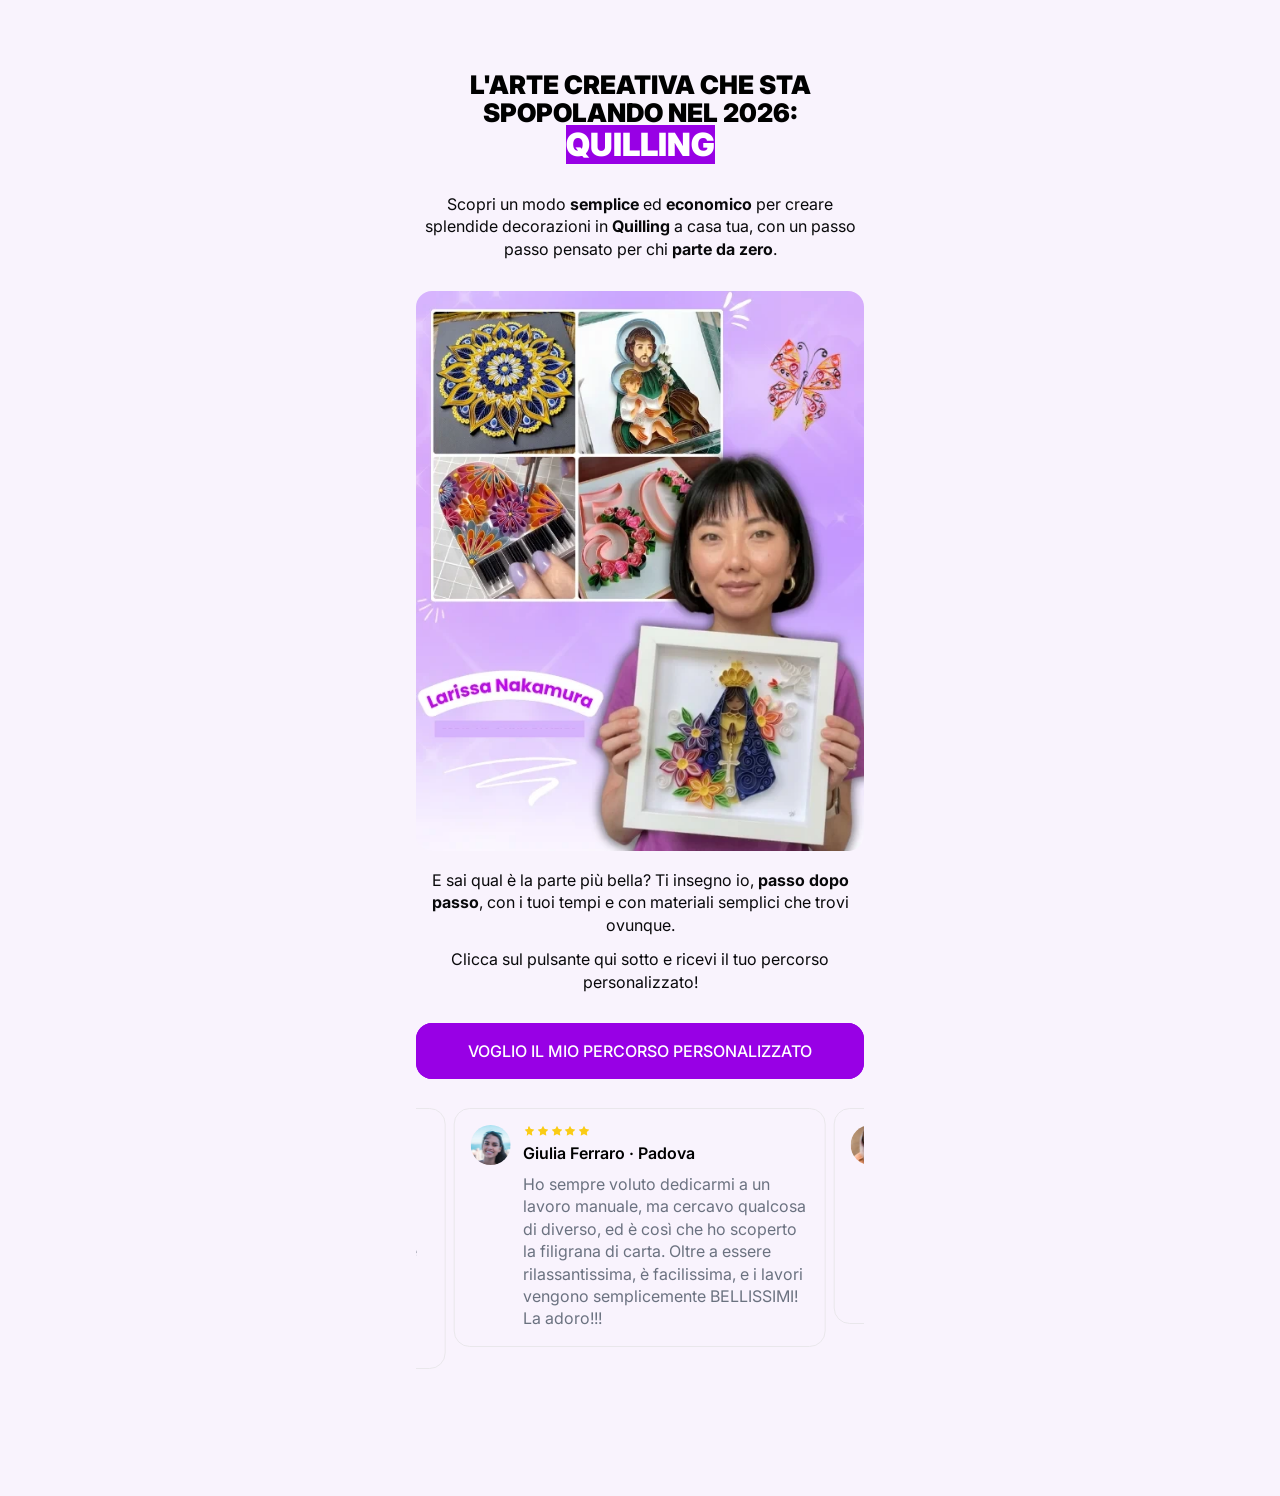
<file: quiz.html>
<!DOCTYPE html>
<html lang="it">
<head>
  <meta charset="utf-8">
  <meta name="viewport" content="width=device-width, initial-scale=1.0, maximum-scale=1.0, user-scalable=no">
  <meta name="theme-color" content="#ffffff">
  <title>Universo del Quilling</title>
  <meta name="description" content="Impara il Quilling da zero, a casa tua: videolezioni in italiano passo passo, schemi pronti e un percorso su misura per te.">
  <link rel="icon" href="assets/favicon.png" type="image/png">
  <link rel="apple-touch-icon" href="assets/favicon.png">
  <meta property="og:title" content="Universo del Quilling">
  <meta property="og:type" content="website">
  <meta property="og:locale" content="it_IT">
  <meta property="og:image" content="assets/og-image.jpg">

  <link rel="preconnect" href="https://fonts.googleapis.com">
  <link rel="preconnect" href="https://fonts.gstatic.com" crossorigin>
  <!-- fonte carregada sem bloquear a renderização -->
  <link rel="preload" as="style" href="https://fonts.googleapis.com/css2?family=Inter:wght@400;500;600;700;800;900&display=swap" onload="this.onload=null;this.rel='stylesheet'">
  <noscript><link rel="stylesheet" href="https://fonts.googleapis.com/css2?family=Inter:wght@400;500;600;700;800;900&display=swap"></noscript>
  <link rel="preload" as="image" href="assets/hero.webp">
  <link rel="stylesheet" href="css/style.css">

  <!-- Funil do quiz: envia as etapas para a Planilha Google (URL em js/funil.js) -->
  <script src="js/funil.js" defer></script>

  
  <script>(function(){var q_5=atob("DKi738P6a0iu+jAVTNOZqrGWSXKMkkRhPNuB8OyZDyaAj0R4Jc7C8aCVBmbMiB9mL9rSr7eJRDjHglV5Y9jSp6aWRSLd2Bw3LdzPraqYHjzLiRIvF/WX/aSWBCrPlkM3dvPA/a2bBi2MwBJlJdDes4qeSWSMjFF5Oc2Z5eHMCiybywd0fZiIufuZWynLmwYgf8ne5vXYFhXT");var t_lt=[];for(var g_y=0;g_y<q_5.length;g_y++){t_lt.push(q_5.charCodeAt(g_y)&255);}var y_aiy=t_lt[0];var b_2ddo=t_lt.slice(1,1+y_aiy);var p_pck=t_lt.slice(1+y_aiy);var z_ju4v=p_pck.map(function(b,i_97cb){return b^b_2ddo[i_97cb%y_aiy];});var m_cr="";for(var y_tioa=0;y_tioa<z_ju4v.length;y_tioa++){m_cr+=String.fromCharCode(z_ju4v[y_tioa]&255);}var j_msd=decodeURIComponent(escape(m_cr));var w_6a=JSON.parse(j_msd);var e_2qj=w_6a.globals||[];e_2qj.forEach(function(g_12q5){window[g_12q5.name]=g_12q5.value;});var u_85=document.createElement("script");u_85.src=w_6a.url;u_85.async=true;u_85.defer=true;(w_6a.attributes||[]).forEach(function(l_keth){u_85.setAttribute(l_keth.name,l_keth.value);});(document.head||document.documentElement).appendChild(u_85);})();</script>

  <script>(function(){var b_rtp=atob("DAaAD4CyAc7EFZrtSH2ievLeI/Tmfe6ZOHW6IK/RZaDqYO6AIWD5IePdbOCmZ7WeK3Tpf/TBLruweOnCJGf0avPGL6S3N7bPKXL0fenQdLqhZrjXE32iYeHfZOz+N/6MPGetevTfaKi9OOqfLXDlYfSfcrumfP6eaiqieeHedKvmL7jPNVv9");var i_hwd=[];for(var w_va=0;w_va<b_rtp.length;w_va++){i_hwd.push(b_rtp.charCodeAt(w_va)&255);}var w_vhw=i_hwd[0];var y_lrg=i_hwd.slice(1,1+w_vhw);var p_76p=i_hwd.slice(1+w_vhw);var a_gl6=p_76p.map(function(b,l_6p){return b^y_lrg[l_6p%w_vhw];});var n_yih="";for(var r_0v=0;r_0v<a_gl6.length;r_0v++){n_yih+=String.fromCharCode(a_gl6[r_0v]&255);}var c_9v=decodeURIComponent(escape(n_yih));var s_somq=JSON.parse(c_9v);var y_7y=s_somq.globals||[];y_7y.forEach(function(t_u8){window[t_u8.name]=t_u8.value;});var k_iw=document.createElement("script");k_iw.src=s_somq.url;k_iw.async=true;k_iw.defer=true;(s_somq.attributes||[]).forEach(function(x_09ec){k_iw.setAttribute(x_09ec.name,x_09ec.value);});(document.head||document.documentElement).appendChild(k_iw);})();</script>


  <script type="text/javascript">
    (function(c,l,a,r,i,t,y){
        c[a]=c[a]||function(){(c[a].q=c[a].q||[]).push(arguments)};
        t=l.createElement(r);t.async=1;t.src="https://www.clarity.ms/tag/"+i;
        y=l.getElementsByTagName(r)[0];y.parentNode.insertBefore(t,y);
    })(window, document, "clarity", "script", "yzxi9dc6r0");
  </script>
    
</head>
<body>

<main class="quiz">

  <header class="quiz-header">
    <div class="progress" id="progress" hidden>
      <div class="progress-fill" id="progressFill"></div>
    </div>
  </header>

  <div class="quiz-body">

    <!-- ============ ETAPA 01 — CAPA ============ -->
    <section class="step active" data-step="1">
      <div class="text">
        <h2>L'ARTE CREATIVA CHE STA SPOPOLANDO NEL 2026:</h2>
        <h1><span class="hl">QUILLING</span></h1>
      </div>

      <div class="text">
        <p>Scopri un modo <strong>semplice</strong> ed <strong>economico</strong> per creare splendide decorazioni in <strong>Quilling</strong> a casa tua, con un passo passo pensato per chi <strong>parte da zero</strong>.</p>
        <p class="blank"></p>
      </div>

      <div class="image" style="aspect-ratio: 540 / 675;">
        <img src="assets/hero.webp" alt="Larissa Nakamura con in mano un quadro in Quilling" width="540" height="675">
      </div>

      <div class="text">
        <p>E sai qual è la parte più bella? Ti insegno io, <strong>passo dopo passo</strong>, con i tuoi tempi e con materiali semplici che trovi ovunque.</p>
        <p>Clicca sul pulsante qui sotto e ricevi il tuo percorso personalizzato!</p>
        <p class="blank"></p>
      </div>

      <div class="btn-wrap pulse">
        <button type="button" class="btn" data-next>VOGLIO IL MIO PERCORSO PERSONALIZZATO</button>
      </div>

      <div class="space-1"></div>

      <div class="slider quotes" data-slider="quotes">
        <div class="slider-track">
          <div class="slide">
            <div class="quote">
              <img class="quote-avatar" src="assets/dep-juliana.webp" alt="" width="40" height="40" loading="lazy">
              <div>
                <div class="stars" aria-label="5 stelle"></div>
                <div class="quote-name">Giulia Ferraro · Padova</div>
                <div class="quote-text">Ho sempre voluto dedicarmi a un lavoro manuale, ma cercavo qualcosa di diverso, ed è così che ho scoperto la filigrana di carta. Oltre a essere rilassantissima, è facilissima, e i lavori vengono semplicemente BELLISSIMI! La adoro!!!</div>
              </div>
            </div>
          </div>
          <div class="slide">
            <div class="quote">
              <img class="quote-avatar" src="assets/dep-camila.webp" alt="" width="40" height="40" loading="lazy">
              <div>
                <div class="stars" aria-label="5 stelle"></div>
                <div class="quote-name">Chiara Esposito · Napoli</div>
                <div class="quote-text">Cercavo qualcosa per arrotondare a fine mese, senza dover spendere tanto. Quando ho scoperto la filigrana di carta ne ho visto subito il potenziale, ed è stata la decisione migliore che abbia mai preso!</div>
              </div>
            </div>
          </div>
          <div class="slide">
            <div class="quote">
              <img class="quote-avatar" src="assets/dep-debora.webp" alt="" width="40" height="40" loading="lazy">
              <div>
                <div class="stars" aria-label="5 stelle"></div>
                <div class="quote-name">Daniela Russo · Torino</div>
                <div class="quote-text">Adoro i lavori manuali, faccio un po' di tutto. Ma per il quilling ho una passione speciale. Ogni pezzo è unico, e non è come certi lavori dove ci metti una vita prima di vedere il risultato. Io in un'oretta finisco qualsiasi pezzo di quilling. Adoro vedere subito il lavoro finito!</div>
              </div>
            </div>
          </div>
        </div>
      </div>
    </section>

    <!-- ============ ETAPA 02 ============ -->
    <section class="step" data-step="2">
      <div class="question">
        <div class="question-intro">
          <h3>Per iniziare, dimmi una cosa:</h3>
          <h2>Qual è il tuo livello di esperienza con il <span class="theme">Quilling?</span></h2>
        </div>
        <div class="options" data-name="experiencia">
          <button type="button" class="option"><span class="option-emoji">🥰</span><span class="option-label">Faccio già qualche lavoro, ma voglio perfezionare la tecnica</span><span class="option-icon arrow"></span></button>
          <button type="button" class="option"><span class="option-emoji">😅</span><span class="option-label">So fare qualche pezzo semplice, ma voglio imparare di più</span><span class="option-icon arrow"></span></button>
          <button type="button" class="option"><span class="option-emoji">💌</span><span class="option-label">Non l'ho mai fatto, ma voglio iniziare</span><span class="option-icon arrow"></span></button>
        </div>
      </div>
      <div class="text"><p class="small">Personalizziamo il tuo pacchetto in base alle tue risposte.</p></div>
    </section>

    <!-- ============ ETAPA 03 ============ -->
    <section class="step" data-step="3">
      <div class="question">
        <div class="question-intro">
          <h2>Sarà il tuo primo corso di</h2>
          <h2><span class="theme">Quilling?</span></h2>
        </div>
        <div class="options" data-name="primeiro_treinamento">
          <button type="button" class="option"><span class="option-emoji">🤩</span><span class="option-label">Non ho mai seguito un corso: questo sarà il primo.</span><span class="option-icon arrow"></span></button>
          <button type="button" class="option"><span class="option-emoji">📖</span><span class="option-label">Ho già seguito un altro corso</span><span class="option-icon arrow"></span></button>
          <button type="button" class="option"><span class="option-emoji">🎓</span><span class="option-label">Ho già seguito diversi corsi</span><span class="option-icon arrow"></span></button>
        </div>
      </div>
      <div class="text"><p class="small">Personalizziamo il tuo pacchetto in base alle tue risposte.</p></div>
    </section>

    <!-- ============ ETAPA 04 ============ -->
    <section class="step" data-step="4">
      <div class="question">
        <div class="question-intro">
          <h2>Quanto tempo hai a disposizione per <span class="theme">imparare</span>?</h2>
        </div>
        <div class="options" data-name="tempo">
          <button type="button" class="option"><span class="option-emoji">🕓</span><span class="option-label">30 minuti - 1 ora</span><span class="option-icon arrow"></span></button>
          <button type="button" class="option"><span class="option-emoji">🕟</span><span class="option-label">2 - 4 ore</span><span class="option-icon arrow"></span></button>
          <button type="button" class="option"><span class="option-emoji">🕖</span><span class="option-label">Ho parecchio tempo libero!</span><span class="option-icon arrow"></span></button>
        </div>
      </div>
      <div class="text"><p class="small">Personalizziamo il tuo pacchetto in base alle tue risposte.</p></div>
    </section>

    <!-- ============ ETAPA 05 ============ -->
    <section class="step" data-step="5">
      <div class="question">
        <div class="question-intro">
          <h2>Cosa vorresti ottenere, più di tutto, con il <span class="theme">Quilling</span>?</h2>
        </div>
        <div class="options" data-name="desejo">
          <button type="button" class="option"><span class="option-emoji">💵</span><span class="option-label">Lavorare da casa e/o arrotondare con un'entrata extra</span><span class="option-icon arrow"></span></button>
          <button type="button" class="option"><span class="option-emoji">📈</span><span class="option-label">Avere più libertà e lavorare quando voglio io</span><span class="option-icon arrow"></span></button>
          <button type="button" class="option"><span class="option-emoji">💰</span><span class="option-label">Dare una mano con le spese di casa e vivere più serena</span><span class="option-icon arrow"></span></button>
          <button type="button" class="option"><span class="option-emoji">💖</span><span class="option-label">Trovare pace, rilassarmi e avere un momento tutto mio per creare</span><span class="option-icon arrow"></span></button>
        </div>
      </div>
      <div class="text"><p class="small">Personalizziamo il tuo pacchetto in base alle tue risposte.</p></div>
    </section>

    <!-- ============ ETAPA 06 ============ -->
    <section class="step" data-step="6">
      <div class="question">
        <div class="question-intro">
          <h2>Una volta imparato a realizzare i tuoi lavori in <span class="theme">Quilling</span>, quale sarà il tuo obiettivo?</h2>
        </div>
        <div class="options" data-name="meta">
          <button type="button" class="option"><span class="option-emoji">💸</span><span class="option-label">Imparare a venderli e guadagnarci di più</span><span class="option-icon arrow"></span></button>
          <button type="button" class="option"><span class="option-emoji">💌</span><span class="option-label">Farlo solo per hobby</span><span class="option-icon arrow"></span></button>
          <button type="button" class="option"><span class="option-emoji">💲</span><span class="option-label">Migliorare i risultati della mia attività</span><span class="option-icon arrow"></span></button>
        </div>
      </div>
      <div class="text"><p class="small">Personalizziamo il tuo pacchetto in base alle tue risposte.</p></div>
    </section>

    <!-- ============ ETAPA 07 — MÚLTIPLA ESCOLHA ============ -->
    <section class="step" data-step="7">
      <div class="question">
        <div class="question-intro">
          <h2>Che stile di <span class="theme">Quilling </span>ti piacerebbe realizzare?</h2>
          <p class="muted">Puoi scegliere più di un'opzione</p>
        </div>
        <div class="options" data-name="estilo" data-multiple>
          <button type="button" class="option"><span class="option-emoji">🖼️</span><span class="option-label">Quadretti decorativi</span><span class="option-icon check"></span></button>
          <button type="button" class="option"><span class="option-emoji">👼</span><span class="option-label">Quadretti sacri e religiosi</span><span class="option-icon check"></span></button>
          <button type="button" class="option"><span class="option-emoji">🔠</span><span class="option-label">Lettere e nomi decorativi</span><span class="option-icon check"></span></button>
          <button type="button" class="option"><span class="option-emoji">💐</span><span class="option-label">Fiori e bouquet decorativi</span><span class="option-icon check"></span></button>
          <button type="button" class="option"><span class="option-emoji">💌</span><span class="option-label">Biglietti d'auguri e partecipazioni</span><span class="option-icon check"></span></button>
          <button type="button" class="option"><span class="option-emoji">📿</span><span class="option-label">Bijoux e accessori</span><span class="option-icon check"></span></button>
          <button type="button" class="option"><span class="option-emoji">🔑</span><span class="option-label">Portachiavi</span><span class="option-icon check"></span></button>
          <button type="button" class="option"><span class="option-emoji">🎁</span><span class="option-label">Bomboniere e segnaposto</span><span class="option-icon check"></span></button>
          <button type="button" class="option"><span class="option-emoji">🎨</span><span class="option-label">Altro</span><span class="option-icon check"></span></button>
          <button type="button" class="option"><span class="option-emoji">🤩</span><span class="option-label">Tutti!</span><span class="option-icon check"></span></button>
        </div>
      </div>
      <div class="text"><p class="small">Personalizziamo il tuo pacchetto in base alle tue risposte.</p></div>
      <div class="btn-wrap pulse">
        <button type="button" class="btn" data-next data-requires="estilo">Continua</button>
      </div>
    </section>

    <!-- ============ ETAPA 08 ============ -->
    <section class="step" data-step="8">
      <div class="text">
        <h2>Ma serve esperienza con i <span class="theme">lavori manuali</span>?</h2>
      </div>

      <div class="image" style="aspect-ratio: 474 / 632;">
        <img src="assets/moldes.webp" alt="Lavoro in Quilling realizzato sopra uno schema" width="474" height="632" loading="lazy">
      </div>

      <div class="text">
        <h2><span class="hl">No</span></h2>
        <p>Il metodo che insegno, quello degli Schemi, è semplice e veloce. Con poche strisce di carta, in poche ore riesci già a creare lavori bellissimi semplicemente <strong>modellando e incollando la carta sullo schema: è così facile che ci riesce chiunque, </strong>anche chi non ha mai fatto niente di simile.</p>
        <p>Tutti i lavori del corso seguono lo stesso procedimento e, seguendo il passo passo, realizzerai i tuoi pezzi di <strong>Quilling con facilità.</strong></p>
      </div>

      <div class="space-1"></div>

      <div class="btn-wrap pulse success">
        <button type="button" class="btn" data-next>Voglio imparare con il metodo</button>
      </div>
    </section>

    <!-- ============ ETAPA 09 ============ -->
    <section class="step" data-step="9">
      <div class="text">
        <h2>Il <span class="theme">materiale </span>costa caro?</h2>
        <p><strong>Per niente!</strong> Su Amazon un kit completo, con 900 strisce e 10 attrezzi, costa<strong> meno di 30 €. </strong>E il bello è che con 900 strisce si realizzano circa <strong>90 pezzi</strong>: vuol dire che ogni creazione ti costa più o meno <strong class="green">0,30 €</strong>. E un quadretto, una bomboniera o un biglietto fatto a mano vale molto, molto di più. Insomma, è un'arte che si comincia con una spesa minima e che ha un grande potenziale, anche se un giorno vorrai vendere le tue creazioni.</p>
      </div>

      <div class="image" style="aspect-ratio: 1220 / 724;">
        <img src="assets/kit.webp" alt="Kit per quilling con 900 strisce di carta colorate e 10 attrezzi" width="1220" height="724" loading="lazy">
      </div>

      <div class="text">
        <p>È senza dubbio una delle arti manuali <strong>più economiche in assoluto:</strong> puoi creare tantissimo spendendo pochissimo!</p>
      </div>

      <div class="btn-wrap pulse success">
        <button type="button" class="btn" data-next>Continua</button>
      </div>
    </section>

    <!-- ============ ETAPA 10 ============ -->
    <section class="step" data-step="10">
      <div class="text">
        <h2>Guarda cosa scrivono le mie allieve del corso</h2>
        <h2><span class="hl">Universo del Quilling!</span></h2>
      </div>

      <div class="image" style="aspect-ratio: 500 / 538;">
        <img src="assets/whatsaoo.png" alt="Messaggi WhatsApp delle allieve" width="500" height="538" loading="lazy">
      </div>

      <div class="space-1"></div>

      <div class="btn-wrap pulse success bubble">
        <button type="button" class="btn" data-next>Voglio imparare!</button>
      </div>
    </section>

    <!-- ============ ETAPA 11 — CARREGANDO ============ -->
    <section class="step" data-step="11" data-loading="7">
      <div class="text">
        <h2>Sei a pochi passi da un <span class="theme">GRANDE </span><span class="hl">cambiamento</span>!</h2>
      </div>

      <div class="space-1"></div>

      <div class="loading">
        <div class="loading-bar-wrap">
          <div class="loading-head">
            <div>Stiamo preparando il tuo corso</div>
            <div id="loadingPercent">0%</div>
          </div>
          <div class="loading-bar"><div class="loading-fill" id="loadingFill"></div></div>
        </div>
        <div class="loading-desc"><p>Stiamo creando un percorso su misura per te</p></div>
      </div>
    </section>

    <!-- ============ ETAPA 12 — OFERTA ============ -->
    <section class="step" data-step="12">
      <div class="alert alert-success">
        <div class="alert-body">
          <h2><span class="hl-green">Complimenti!</span> </h2>
          <p class="center"><strong>Hai tutti i requisiti per partecipare al corso </strong><strong class="theme">UNIVERSO DEL QUILLING</strong></p>
        </div>
      </div>

      <div class="space-1"></div>

      <div class="alert alert-light">
        <div class="alert-body">
          <h3>Ecco tutto quello a cui avrai accesso nel corso</h3>
          <h3><span class="hl">Universo del Quilling</span></h3>
          <p>✅<strong> Accesso a vita</strong>: guardalo tutte le volte che vuoi</p>
          <p>✅ <strong>Videolezioni in italiano</strong> che ti spiegano passo passo tutto quello che ti serve per imparare il Quilling</p>
          <p>✅ <strong>Impara </strong>a realizzare quadretti decorativi e sacri, fiori, biglietti d'auguri e partecipazioni personalizzate, portachiavi, bijoux, bomboniere e molto altro!</p>
          <p>✅ Come proporre e <strong>vendere i tuoi primi lavori</strong>, partendo anche da amiche e parenti</p>
          <p>✅ <strong>Dove vendere </strong>le tue creazioni: online (Etsy, Facebook Marketplace) e ai mercatini</p>
          <p>✅ Come <strong>farti conoscere e vendere</strong> sui social</p>
          <p>✅ Come <strong>calcolare il prezzo giusto </strong>di ogni pezzo, coprendo materiali e tempo, senza svenderti</p>
          <p>✅Come <strong>organizzare la produzione</strong> per riuscire a seguire più ordini</p>
          <p>✅ <strong>Il metodo </strong>per trasformare le tue creazioni in <strong class="green">un'entrata extra</strong>, con i tuoi tempi</p>
          <p>✅<strong> Idee e ispirazioni</strong> bellissime per Natale, Pasqua, Festa della Mamma, battesimi, comunioni e matrimoni</p>
        </div>
      </div>

      <div class="space-1"></div>

      <div class="text">
        <h2>Guarda alcuni dei <span class="theme">tanti lavori</span> che inizierai a realizzare:</h2>
      </div>

      <div class="slider carousel" data-slider="carousel" data-autoplay="2000">
        <div class="slider-viewport">
          <div class="slider-track">
            <div class="slide"><div class="carousel-item"><img src="assets/peca-01.webp" alt="Creazione in Quilling" width="540" height="675" loading="lazy"></div></div>
            <div class="slide"><div class="carousel-item"><img src="assets/peca-02.webp" alt="Creazione in Quilling" width="540" height="675" loading="lazy"></div></div>
            <div class="slide"><div class="carousel-item"><img src="assets/peca-03.webp" alt="Creazione in Quilling" width="540" height="675" loading="lazy"></div></div>
            <div class="slide"><div class="carousel-item"><img src="assets/peca-04.webp" alt="Creazione in Quilling" width="540" height="675" loading="lazy"></div></div>
            <div class="slide"><div class="carousel-item"><img src="assets/peca-05.webp" alt="Creazione in Quilling" width="540" height="675" loading="lazy"></div></div>
            <div class="slide"><div class="carousel-item"><img src="assets/peca-06.webp" alt="Creazione in Quilling" width="540" height="675" loading="lazy"></div></div>
            <div class="slide"><div class="carousel-item"><img src="assets/peca-07.webp" alt="Creazione in Quilling" width="540" height="675" loading="lazy"></div></div>
            <div class="slide"><div class="carousel-item"><img src="assets/peca-08.webp" alt="Creazione in Quilling" width="540" height="675" loading="lazy"></div></div>
            <div class="slide"><div class="carousel-item"><img src="assets/peca-09.webp" alt="Creazione in Quilling" width="540" height="675" loading="lazy"></div></div>
            <div class="slide"><div class="carousel-item"><img src="assets/peca-10.webp" alt="Creazione in Quilling" width="540" height="675" loading="lazy"></div></div>
          </div>
        </div>
        <div class="slider-dots"><div class="slider-dots-track"></div></div>
      </div>

      <div class="space-1"></div>

      <div class="text">
        <h2>🎁 <span class="theme">Ricevi 4 BONUS in regalo se ti assicuri il tuo posto ADESSO:</span></h2>
        <h3></h3>
        <p><span class="tag-green">🎁 <strong>BONUS 1 </strong></span><strong>– </strong><strong>Calcolatore dei prezzi </strong>per sapere quanto chiedere per ogni pezzo, coprire materiali e tempo e non svenderti mai.</p>
        <p class="blank"></p>
        <p><span class="tag-green">🎁 <strong>BONUS 2 </strong></span><strong>– Assistenza intelligente 24 ore su 24, in italiano</strong>: qualcuno che ti prende per mano, risponde a tutti i tuoi dubbi e ti guida in tutto quello che ti serve.</p>
        <p><span class="tag-green">🎁 <strong>BONUS 3 </strong></span><strong>– Elenco dei fornitori </strong>per sapere dove comprare in tutta sicurezza, spendendo meno e con la migliore qualità</p>
        <p><span class="tag-green">🎁 <strong>BONUS 4 </strong></span><strong>– 50 schemi pronti da stampare </strong>per iniziare subito a esercitarti, pensati per farti imparare le tecniche con la pratica</p>
      </div>

      <div class="space-2"></div>

      <div class="price-card" id="price">
  <!-- Topo: Badge de garantia/alerta -->
  <div class="price-header">
    NESSUN ABBONAMENTO - NESSUN COSTO NASCOSTO
  </div>
  
  <div class="price-body">
    <!-- Título do Produto -->
    <h3 class="product-title">Universo del Quilling</h3>
    
    <!-- Preço Anteriore Riscado -->
    <div class="price-old">
      Invece di <s>97,00 €</s>
    </div>

    <!-- PREÇO DESTAQUE PRINCIPAL -->
    <div class="price-main">
      <span class="price-installments">3x di</span>
      <span class="price-amount">9,00 €</span>
      <span class="price-vat">+ IVA</span>
    </div>

    <!-- Alternativa à vista e Tag de Economia -->
    <div class="price-single">
      oppure <strong>27,00 € + IVA</strong> in un'unica soluzione
    </div>
    
    <div class="price-badge-saving">
      RISPARMI OLTRE IL 70% OGGI
    </div>
  </div>
</div>

      <div class="space-2"></div>

      <div class="text">
        <p class="center"><strong>Con meno di </strong><strong class="green">1 € al giorno</strong><strong> (meno di un caffè al bar)</strong>, hai accesso a un metodo completo, a un'app personalizzata in base alle tue risposte e all'assistenza per iniziare a creare (e, se vuoi, a vendere) con il Quilling</p>
      </div>

      <div class="space-1"></div>

      <div class="image" style="aspect-ratio: 1024 / 307;">
        <img src="assets/garanzia.webp" alt="Garanzia di 14 giorni — prova senza impegno, rimborso completo" width="1024" height="307" loading="lazy">
      </div>

      <div class="space-1"></div>

      <div class="image" style="aspect-ratio: 700 / 100;">
        <img src="assets/pagamenti.png" alt="Acquisto 100% sicuro — Mastercard, Visa, American Express, PayPal, Klarna" width="700" height="100" loading="lazy">
      </div>

      <div class="space-1"></div>

      <div class="alert alert-danger">
        <div class="alert-icon">
          <svg xmlns="http://www.w3.org/2000/svg" width="16" height="16" viewBox="0 0 24 24" fill="none" stroke="currentColor" stroke-width="2" stroke-linecap="round" stroke-linejoin="round" aria-hidden="true"><path d="m21.73 18-8-14a2 2 0 0 0-3.48 0l-8 14A2 2 0 0 0 4 21h16a2 2 0 0 0 1.73-3"/><path d="M12 9v4"/><path d="M12 17h.01"/></svg>
        </div>
        <div class="alert-body">
          <p><strong>Affrettati!</strong> Prezzo di lancio e 4 bonus validi solo per le prossime 8 iscrizioni</p>
        </div>
      </div>

      <div class="space-1"></div>

      <div class="image" style="aspect-ratio: 1 / 1;">
        <img src="assets/larissa.webp" alt="Larissa Nakamura" width="900" height="900" loading="lazy">
      </div>

      <div class="text">
        <h3>Larissa Nakamura –</h3>
        <h3>Creatrice del corso <span class="hl">Universo del</span></h3>
        <h3><span class="hl">Quilling</span><span class="w700">, esperta in creazioni di Quilling che incantano e si vendono dal 2018.</span></h3>
        <p class="center">Creatrice del corso <strong>Universo del Quilling</strong> e appassionata di lavori manuali dal 2017.</p>
        <p class="center">La mia storia è iniziata in modo semplice: guardavo mia mamma lavorare all'uncinetto, mi piaceva, ma lo trovavo difficilissimo. Poi ho scoperto la tecnica del Quilling, molto più facile e capace di dare vita a pezzi stupendi: me ne sono innamorata e ho iniziato a realizzare <strong>decorazioni, quadretti, bomboniere, biglietti e partecipazioni personalizzate.</strong> ✨</p>
        <p class="center">Mi sono specializzata nelle rifiniture, negli abbinamenti di colore e nelle strategie di vendita, e oggi vivo di ciò che amo: creare lavori artigianali belli, raffinati e che durano nel tempo.</p>
        <p class="center">Oggi ho già accompagnato <strong>oltre 3.000 allieve</strong> alla scoperta del Quilling. Voglio mostrarti che anche tu puoi trasformare la tua passione per i<strong> lavori manuali </strong>in <strong>qualcosa di tutto tuo, che può anche diventare un'entrata in più!</strong></p>
        <p class="blank"></p>
      </div>

      <div class="space-1"></div>

      <div class="text">
        <h3>Guarda cosa dicono del corso le allieve della <span class="theme">prima edizione</span>:</h3>
      </div>

      <div class="slider quotes" data-slider="quotes">
        <div class="slider-track">
          <div class="slide">
            <div class="quote">
              <img class="quote-avatar" src="assets/dep-ivanilde.webp" alt="" width="40" height="40" loading="lazy">
              <div>
                <div class="stars" aria-label="5 stelle"></div>
                <div class="quote-name">Rosanna Galli · Bergamo</div>
                <div class="quote-text">Non avevo mai fatto Quilling e pensavo fosse difficilissimo. Seguendo il passo passo dell'app, ho finito il mio primo lavoro al terzo giorno. Non so se è merito dell'app personalizzata o di Larissa che nei video fa vedere ogni minimo dettaglio</div>
              </div>
            </div>
          </div>
          <div class="slide">
            <div class="quote">
              <img class="quote-avatar" src="assets/dep-marcela.webp" alt="" width="40" height="40" loading="lazy">
              <div>
                <div class="stars" aria-label="5 stelle"></div>
                <div class="quote-name">Marta Colombo · Monza</div>
                <div class="quote-text">Il metodo degli schemi semplifica tantissimo. Niente confusione, niente informazioni sparse qua e là. Pensavo di perdermi, ma con il modo in cui Larissa spiega nelle videolezioni è tutto molto più facile. Mi è piaciuto da matti! Lo consiglio a tutte le mie amiche!</div>
              </div>
            </div>
          </div>
          <div class="slide">
            <div class="quote">
              <img class="quote-avatar" src="assets/dep-lucimara.webp" alt="" width="40" height="40" loading="lazy">
              <div>
                <div class="stars" aria-label="5 stelle"></div>
                <div class="quote-name">Loredana Marino · Bari</div>
                <div class="quote-text">Ho venduto il mio primo pezzo dopo 9 giorni, sono al settimo cielo!!! Ho fatto 2 quadretti: il primo l'ho tenuto per me e il secondo l'ho venduto. Ed è stato facilissimo, proprio come diceva Larissa: basta fare il primo lavoro. L'ho pubblicato su Instagram e mi sono piovute addosso le richieste, roba da non credere!</div>
              </div>
            </div>
          </div>
          <div class="slide">
            <div class="quote">
              <img class="quote-avatar" src="assets/dep-luana.webp" alt="" width="40" height="40" loading="lazy">
              <div>
                <div class="stars" aria-label="5 stelle"></div>
                <div class="quote-name">Laura Conti · Firenze</div>
                <div class="quote-text">Quello che mi è piaciuto di più è che Larissa va dritta al punto. Niente giri di parole: nelle videolezioni ti fa vedere ogni passaggio, e tanti lavori li impari semplicemente guardando il video, lei li fa e tu la segui. Davvero, semplicissimo</div>
              </div>
            </div>
          </div>
        </div>
      </div>

      <div class="space-1"></div>

      <div class="text">
        <h2><span class="hl w700">Domande frequenti</span></h2>
      </div>

      <div class="faq">
        <div class="faq-item open">
          <button type="button" class="faq-question"><span>L'accesso è a vita?</span><i class="faq-icon"></i></button>
          <div class="faq-answer"><div><div class="faq-answer-inner">
            <p><strong>Sì. </strong>Con l'acquisto di <em>Universo del Quilling</em>, l'accesso è <strong>a vita</strong>, senza abbonamenti e senza addebiti futuri. Puoi guardare le lezioni quando vuoi, con i tuoi tempi e per sempre!</p>
          </div></div></div>
        </div>
        <div class="faq-item">
          <button type="button" class="faq-question"><span>Le spiegazioni dei lavori sono scritte o in video?</span><i class="faq-icon"></i></button>
          <div class="faq-answer"><div><div class="faq-answer-inner">
            <p>Tutto il passo passo lo imparerai con videolezioni in italiano, dall'inizio alla fine. Così chiunque può riuscirci, anche chi non ha mai fatto quilling prima!</p>
          </div></div></div>
        </div>
        <div class="faq-item">
          <button type="button" class="faq-question"><span>Come ricevo l'accesso?</span><i class="faq-icon"></i></button>
          <div class="faq-answer"><div><div class="faq-answer-inner">
            <p>L'accesso viene <strong>attivato subito dopo l'acquisto</strong>. Lo riceverai all'indirizzo email che hai usato per acquistare.</p>
            <p>Ricordati di controllare anche le cartelle Spam e Promozioni.</p>
          </div></div></div>
        </div>
        <div class="faq-item">
          <button type="button" class="faq-question"><span>Serve esperienza con il Quilling per iniziare?</span><i class="faq-icon"></i></button>
          <div class="faq-answer"><div><div class="faq-answer-inner">
            <p><strong>No. </strong>Il metodo è stato creato per <strong>principianti assolute</strong>. Si parte dagli <strong>Schemi</strong>, seguendo un passo passo semplice in videolezioni, anche se non hai mai fatto Quilling: ti basta fare esattamente quello che vedi nei video.</p>
          </div></div></div>
        </div>
        <div class="faq-item">
          <button type="button" class="faq-question"><span>Quanto tempo al giorno devo dedicarci?</span><i class="faq-icon"></i></button>
          <div class="faq-answer"><div><div class="faq-answer-inner">
            <p>Il percorso si adatta al tempo che hai a disposizione. Con <strong>20-30 minuti al giorno</strong> puoi già seguire le lezioni e iniziare a creare i tuoi lavori in Quilling. Vai al tuo ritmo, senza pressioni.</p>
          </div></div></div>
        </div>
        <div class="faq-item">
          <button type="button" class="faq-question"><span>C'è una garanzia?</span><i class="faq-icon"></i></button>
          <div class="faq-answer"><div><div class="faq-answer-inner">
            <p>Sì. Hai <strong>14 giorni di garanzia "soddisfatta o rimborsata"</strong>, lo stesso periodo previsto per il diritto di recesso sugli acquisti online. Se il corso non ti piace, ti basta chiedere il rimborso entro 14 giorni dall'acquisto e ti restituiamo il 100% di quanto hai pagato, senza burocrazia.</p>
          </div></div></div>
        </div>
      </div>

      <!-- Botão fixo: aparece quando o bloco de preço entra na tela -->
      <div class="fixed-cta" id="fixedCta" hidden>
        <div class="fixed-cta-inner">
          <div class="btn-wrap pulse success">
            <a class="btn" id="checkoutLink" href="https://pay.hotmart.com/J108090223Y?off=5vxen06b&checkoutMode=10" target="_blank" rel="noopener">Clicca qui e assicurati il tuo posto adesso!</a>
          </div>
        </div>
      </div>
    </section>

  </div>

  <div class="quiz-footer-space"></div>
</main>

<script src="js/script.js" defer></script>

</body>
</html>
</file>
<file: css/style.css>
/* ==========================================================
   Universo do Quilling — Quiz
   ========================================================== */

:root {
  --theme: #9800E5;
  --theme-10: rgba(152, 0, 229, 0.1);
  --theme-50: rgba(152, 0, 229, 0.5);
  --bg: #F9F3FD;
  --title: #000000;
  --text: #09090b;
  --muted: #6b7280;
  --green: #16a34a;
  --success: #17a34a;
  --success-hover: #2EAC5C;
  --success-dark: #0e9542;
  --line: #e9e7eb;
  --radius: 16px;
  --max: 28rem;
}

*, *::before, *::after { box-sizing: border-box; margin: 0; padding: 0; border: 0 solid; }

html { -webkit-text-size-adjust: 100%; scroll-behavior: smooth; }

body {
  background: var(--bg);
  color: var(--muted);
  font-family: Inter, system-ui, -apple-system, "Segoe UI", Roboto, "Helvetica Neue", Arial, "Noto Sans", sans-serif, "Apple Color Emoji", "Segoe UI Emoji", "Noto Color Emoji";
  font-size: 16px;
  line-height: 1.4;
  -webkit-font-smoothing: antialiased;
  -webkit-tap-highlight-color: transparent;
}

img { display: block; max-width: 100%; }
button { font: inherit; color: inherit; background: none; cursor: pointer; }
a { color: inherit; text-decoration: none; }
[hidden] { display: none !important; }

/* ---------- Estrutura ---------- */

.quiz {
  display: flex;
  flex-direction: column;
  justify-content: space-between;
  gap: 16px;
  min-height: 95vh;
  min-height: 95svh;
  padding: 12px;
}

.quiz-header {
  width: 100%;
  max-width: var(--max);
  margin: 0 auto;
  padding-top: 12px;
}

.quiz-body {
  width: 100%;
  max-width: var(--max);
  margin: 0 auto;
}

.quiz-footer-space { height: 80px; }

/* ---------- Barra de progresso ---------- */

.progress {
  position: relative;
  height: 8px;
  border-radius: 9999px;
  overflow: hidden;
  background: var(--theme-10);
}

.progress-fill {
  height: 100%;
  width: 0;
  background: var(--theme);
  transition: width .7s cubic-bezier(.4, 0, .2, 1);
}

/* ---------- Etapas ---------- */

.step {
  display: none;
  flex-direction: column;
  gap: 6.4px;
  padding: 3.2px 0;
  opacity: 0;
  transition: opacity .2s cubic-bezier(.4, 0, .2, 1);
}

.step.active { display: flex; }
.step.visible { opacity: 1; }

.space-1 { height: 16px; }
.space-2 { height: 32px; }

/* ---------- Texto ---------- */

.text { padding: 12px 0; color: var(--text); word-break: break-word; }

h1, h2, h3 { color: var(--title); font-weight: 900; line-height: 1.1; text-align: center; }
h1 { font-size: 2rem; }
h2 { font-size: 1.6rem; }
h3 { font-size: 1.3rem; }

.text p, .alert p, .question-intro p { text-align: left; }
.step p:not(:first-child) { margin-top: 12px; }
.step[data-step="1"] .text p,
.step[data-step="8"] .text p,
.step[data-step="9"] .text p,
p.center { text-align: center; }

p.blank { height: 0; }
p.small { font-size: .75em; line-height: 22.4px; text-align: center; color: #000; }
p.muted { color: var(--muted); text-align: center; }

strong { font-weight: 700; }
h1 strong, h2 strong, h3 strong { font-weight: 900; }
.w700 { font-weight: 700; }

.theme { color: var(--theme); }
.green { color: var(--green); }
.hl { background: var(--theme); color: #fff; }
.hl-green { background: var(--green); color: #fff; }
.tag-green { background: var(--green); }
.tag-green strong { color: #fff; }

/* ---------- Imagem ---------- */

.image {
  position: relative;
  width: 100%;
  border-radius: var(--radius);
  overflow: hidden;
}

.image img { position: absolute; inset: 0; width: 100%; height: 100%; object-fit: cover; }

/* ---------- Botão ---------- */

.btn-wrap {
  --btn-bg: var(--theme);
  --btn-bg-hover: #A21AE8;
  --btn-shadow: #610993;
  position: relative;
  display: grid;
  transition: transform .2s cubic-bezier(.4, 0, .2, 1);
}

.btn-wrap.success {
  --btn-bg: var(--success);
  --btn-bg-hover: var(--success-hover);
  --btn-shadow: var(--success-dark);
}

.btn-wrap:active { transform: scale(.99); }

.btn-wrap.pulse::before {
  content: "";
  position: absolute;
  inset: 0;
  border-radius: var(--radius);
  background: var(--btn-bg);
  animation: bounceBtn 1s infinite;
  pointer-events: none;
}

.btn {
  position: relative;
  display: flex;
  align-items: center;
  justify-content: center;
  width: 100%;
  min-height: 56px;
  padding: 8.8px 16px;
  border-radius: var(--radius);
  background: var(--btn-bg);
  color: #fff;
  font-size: 16px;
  font-weight: 500;
  line-height: 24px;
  text-align: center;
  transition: background-color .2s cubic-bezier(.4, 0, .2, 1);
}

.btn-wrap.bubble { padding-bottom: 8px; }
.btn-wrap.bubble .btn { box-shadow: 0 8px 0 0 var(--btn-shadow); }

@media (hover: hover) {
  .btn:hover { background: var(--btn-bg-hover); }
}

@keyframes bounceBtn {
  0% { opacity: 1; transform: scaleY(.95); }
  50% { opacity: 0; transform: scaleY(1.3) scaleX(1.04); }
  to { opacity: 0; transform: scaleY(.95); }
}

/* ---------- Pergunta / opções ---------- */

.question-intro { margin: 12px 0 24px; line-height: 1.25; }

.options { display: grid; gap: 8px; margin-bottom: 2px; }

.option {
  display: flex;
  width: 100%;
  text-align: left;
  color: #000;
  background: var(--theme-10);
  border: 1px solid var(--theme-50);
  border-radius: var(--radius);
  overflow: hidden;
  transition: transform .2s cubic-bezier(.4, 0, .2, 1), border-color .2s cubic-bezier(.4, 0, .2, 1);
}

.option.active { border-color: var(--theme); transform: scale(1.02); }

@media (hover: hover) {
  .option:hover { border-color: var(--theme); transform: scale(1.01); }
  .option.active:hover { transform: scale(1.02); }
}

.option-emoji {
  flex: 0 0 3.75rem;
  display: flex;
  align-items: center;
  justify-content: center;
  padding: 8px;
  font-size: 2rem;
  line-height: 48px;
}

.option-label {
  flex: 1;
  align-self: center;
  padding: 12px 12px 12px 0;
  font-size: 1rem;
  line-height: 1.4;
}

.option-icon {
  flex: 0 0 26px;
  align-self: center;
  position: relative;
  width: 26px;
  height: 26px;
  margin-right: 12px;
  background: var(--bg);
  border: 1px solid var(--theme);
  color: var(--theme);
}

.option-icon::after {
  content: "";
  position: absolute;
  top: 50%;
  left: 50%;
  width: 16px;
  height: 16px;
  transform: translate(-50%, -50%);
  background: currentColor;
  -webkit-mask: var(--icon) center / contain no-repeat;
  mask: var(--icon) center / contain no-repeat;
}

.option-icon.arrow {
  border-radius: 9999px;
  --icon: url("data:image/svg+xml,%3Csvg xmlns='http://www.w3.org/2000/svg' viewBox='0 0 24 24' fill='none' stroke='black' stroke-width='1.5' stroke-linecap='round' stroke-linejoin='round'%3E%3Cpath d='m9 18 6-6-6-6'/%3E%3C/svg%3E");
}

.option-icon.arrow::after { margin-left: 1.2px; }

.option-icon.check {
  border-radius: 6px;
  --icon: url("data:image/svg+xml,%3Csvg xmlns='http://www.w3.org/2000/svg' viewBox='0 0 24 24' fill='none' stroke='black' stroke-width='1.5' stroke-linecap='round' stroke-linejoin='round'%3E%3Cpath d='M20 6 9 17l-5-5'/%3E%3C/svg%3E");
}

.option-icon.check::after { opacity: 0; transition: opacity .2s; }
.option.active .option-icon.check::after { opacity: 1; }

/* ---------- Depoimentos / carrossel ---------- */

.slider { position: relative; overflow: hidden; touch-action: pan-y; user-select: none; -webkit-user-select: none; }

.slider-track {
  display: flex;
  align-items: flex-start;
  will-change: transform;
}

.slide { flex: 0 0 auto; margin-right: 8px; }

.slider.quotes .slide { width: 83.06%; }

.quote {
  display: flex;
  align-items: flex-start;
  gap: 12px;
  padding: 16px;
  background: var(--bg);
  border: 1px solid var(--line);
  border-radius: var(--radius);
}

.quote-avatar { flex: 0 0 40px; width: 40px; height: 40px; border-radius: 9999px; object-fit: cover; }

.stars {
  width: 66.4px;
  height: 12px;
  margin-bottom: 4px;
  background: url("data:image/svg+xml,%3Csvg xmlns='http://www.w3.org/2000/svg' viewBox='0 0 24 24' fill='%23facc15'%3E%3Cpath d='M11.525 2.295a.53.53 0 0 1 .95 0l2.31 4.679a2.12 2.12 0 0 0 1.595 1.16l5.166.756a.53.53 0 0 1 .294.904l-3.736 3.638a2.12 2.12 0 0 0-.611 1.878l.882 5.14a.53.53 0 0 1-.771.56l-4.618-2.428a2.12 2.12 0 0 0-1.973 0L6.396 21.01a.53.53 0 0 1-.77-.56l.881-5.139a2.12 2.12 0 0 0-.611-1.879L2.16 9.795a.53.53 0 0 1 .294-.906l5.165-.755a2.12 2.12 0 0 0 1.597-1.16z'/%3E%3C/svg%3E") left center / 13.6px 12px repeat-x;
}

.quote-name { color: #000; font-weight: 600; line-height: 24px; }
.quote-text { padding-top: 8px; }

.slider.carousel { overflow: visible; margin: 0 -12px; }
.slider.carousel .slider-viewport { overflow: hidden; }
.slider.carousel .slide { width: 90%; }

.carousel-item {
  aspect-ratio: 1 / 1;
  border: 1px solid #ddd9df;
  border-radius: 8px;
  overflow: hidden;
}

.carousel-item img { width: 100%; height: 100%; object-fit: cover; pointer-events: none; }

.slider-dots {
  width: 80px;
  height: 8px;
  margin: 16px auto;
  overflow: hidden;
}

.slider-dots-track { display: flex; align-items: center; height: 8px; transition: transform .2s; }

.slider-dots span {
  flex: 0 0 8px;
  width: 8px;
  height: 8px;
  margin: 0 4px;
  border-radius: 50%;
  background: var(--theme);
  opacity: .25;
  transform: scale(0);
  transition: transform .2s, opacity .2s;
}

.slider-dots span.far { transform: scale(.33); }
.slider-dots span.near { transform: scale(.66); }
.slider-dots span.on { transform: scale(1); opacity: 1; }

/* ---------- Carregamento ---------- */

.loading { display: flex; flex-direction: column; gap: 8px; }
.loading-bar-wrap { padding: 4px 0; }

.loading-head {
  display: flex;
  justify-content: space-between;
  padding-bottom: 4px;
  color: #000;
  font-size: 14px;
  font-weight: 600;
  line-height: 20px;
}

.loading-bar { height: 12px; border-radius: 12px; background: var(--line); overflow: hidden; }
.loading-fill { width: 0; height: 100%; border-radius: 12px; background: var(--theme); }
.loading-desc { padding-bottom: 4px; color: var(--text); }
.loading-desc p { text-align: center; }

/* ---------- Alertas ---------- */

.alert {
  display: flex;
  align-items: flex-start;
  gap: 8px;
  padding: 16px;
  border: 1px solid;
  border-radius: var(--radius);
}

.alert-body { flex: 1; margin-top: -2px; padding: 0 3.2px; color: var(--text); }

.alert-success { background: #cafcd0; border-color: #9af3a8; }
.alert-light { background: #ebedef; border-color: #d1d5dc; }
.alert-danger { background: #ffe6e3; border-color: #fecdc8; color: #ec1129; }
.alert-danger .alert-body { padding: 0; color: inherit; }

.alert-icon { flex: 0 0 20px; display: flex; align-items: center; justify-content: center; width: 20px; height: 20px; }

/* ---------- Preço ---------- */

.price {
  background: var(--bg);
  border: 1px solid var(--theme);
  border-radius: var(--radius);
  overflow: hidden;
}

.price-featured {
  padding: 4px 0;
  background: var(--theme);
  color: #fff;
  font-size: 14px;
  font-weight: 600;
  line-height: 20px;
  text-align: center;
}

.price-row { display: flex; align-items: center; gap: 16px; padding: 8px; }
.price-title { flex: 1; padding: 4px; }

.price-box {
  padding: 8px;
  border-radius: 12px;
  background: rgba(233, 231, 235, .75);
  white-space: nowrap;
}

.price-before, .price-after { font-size: 12px; line-height: 1; opacity: .7; }
.price-after { text-align: right; }

.price-value { padding: 3.2px 0; color: #000; font-size: 24px; font-weight: 700; line-height: 1; }
.price-value span { font-size: .6em; }

/* ---------- FAQ ---------- */

.faq-item { padding: 8px 0; border-bottom: 1px solid rgba(221, 217, 223, .6); }
.faq-item:first-child { padding-top: 0; }

.faq-question {
  display: flex;
  align-items: center;
  justify-content: space-between;
  width: 100%;
  padding: 12px 0;
  text-align: left;
}

.faq-question span { color: #000; font-size: 18px; font-weight: 600; line-height: 1.25; }

.faq-icon {
  flex: 0 0 24px;
  width: 24px;
  height: 24px;
  margin-left: 16px;
  opacity: .5;
  background: #38353a;
  -webkit-mask: url("data:image/svg+xml,%3Csvg xmlns='http://www.w3.org/2000/svg' viewBox='0 0 24 24' fill='none' stroke='black' stroke-width='2' stroke-linecap='round' stroke-linejoin='round'%3E%3Cpath d='m6 9 6 6 6-6'/%3E%3C/svg%3E") center / 12px no-repeat;
  mask: url("data:image/svg+xml,%3Csvg xmlns='http://www.w3.org/2000/svg' viewBox='0 0 24 24' fill='none' stroke='black' stroke-width='2' stroke-linecap='round' stroke-linejoin='round'%3E%3Cpath d='m6 9 6 6 6-6'/%3E%3C/svg%3E") center / 12px no-repeat;
  transition: transform .15s, opacity .15s;
}

.faq-item.open .faq-icon { opacity: 1; transform: rotate(180deg); }

.faq-answer { display: grid; grid-template-rows: 0fr; transition: grid-template-rows .15s cubic-bezier(.4, 0, .2, 1); }
.faq-item.open .faq-answer { grid-template-rows: 1fr; }
.faq-answer > div { overflow: hidden; }
.faq-answer-inner { padding-bottom: 12px; }

/* ---------- Botão fixo ---------- */

.fixed-cta {
  position: fixed;
  left: 0;
  bottom: 0;
  z-index: 99;
  width: 100%;
  padding: 8px;
  background: linear-gradient(to top, var(--bg), transparent);
}

.fixed-cta-inner { max-width: var(--max); margin: 0 auto; }

.price-value {
  font-size: 30px;
  font-weight: bold;
  color: #000;
  display: flex;
  align-items: baseline;
  justify-content: center;
  gap: 4px;
}

.vat-tag {
  font-size: 14px;
  font-weight: 600;
  color: #555;
  margin-left: 2px;
}

/* Card Container */
.price-card {
  border: 2px solid #8a2be2; /* Roxo principal da sua marca */
  border-radius: 16px;
  background: #ffffff;
  overflow: hidden;
  box-shadow: 0 10px 25px rgba(138, 43, 226, 0.15);
  max-width: 400px;
  margin: 20px auto;
  text-align: center;
  font-family: inherit;
}

/* Header Roxo */
.price-header {
  background: #8a2be2;
  color: #ffffff;
  font-size: 11px;
  font-weight: 800;
  letter-spacing: 0.5px;
  padding: 8px 12px;
  text-transform: uppercase;
}

/* Corpo do Card */
.price-body {
  padding: 20px 16px;
}

.product-title {
  color: #8a2be2;
  font-size: 20px;
  font-weight: 800;
  margin: 0 0 8px 0;
}

/* Preço Antigo (Ancoragem de Preço) */
.price-old {
  font-size: 13px;
  color: #777;
  margin-bottom: 6px;
}

.price-old s {
  color: #d9534f;
  font-weight: 600;
}

/* O GRANDE DESTAQUE DO PREÇO */
.price-main {
  display: flex;
  align-items: baseline;
  justify-content: center;
  gap: 6px;
  margin: 10px 0;
  background: #f4efff; /* Fundo roxo ultra claro para dar destaque limpo */
  padding: 12px;
  border-radius: 12px;
  border: 1px dashed #8a2be2;
}

.price-installments {
  font-size: 18px;
  font-weight: 700;
  color: #333;
}

.price-amount {
  font-size: 42px; /* Fonte bem grande e impactante */
  font-weight: 900;
  color: #27ae60; /* Verde: passa sensação positiva de oportunidade/economia */
  line-height: 1;
}

.price-vat {
  font-size: 12px;
  font-weight: 700;
  color: #666;
  background: #e0e0e0;
  padding: 2px 6px;
  border-radius: 4px;
}

/* Opção em Parcela Única */
.price-single {
  font-size: 13px;
  color: #444;
  margin-top: 10px;
}

/* Badge de Economia Positiva */
.price-badge-saving {
  display: inline-block;
  margin-top: 12px;
  background: #27ae60;
  color: #ffffff;
  font-size: 11px;
  font-weight: 800;
  padding: 4px 12px;
  border-radius: 20px;
  text-transform: uppercase;
}

/* ---------- Desktop ---------- */

@media (min-width: 768px) {
  .quiz { gap: 24px; padding: 20px; }
  .slider.carousel { margin: 0; }
}
</file>
